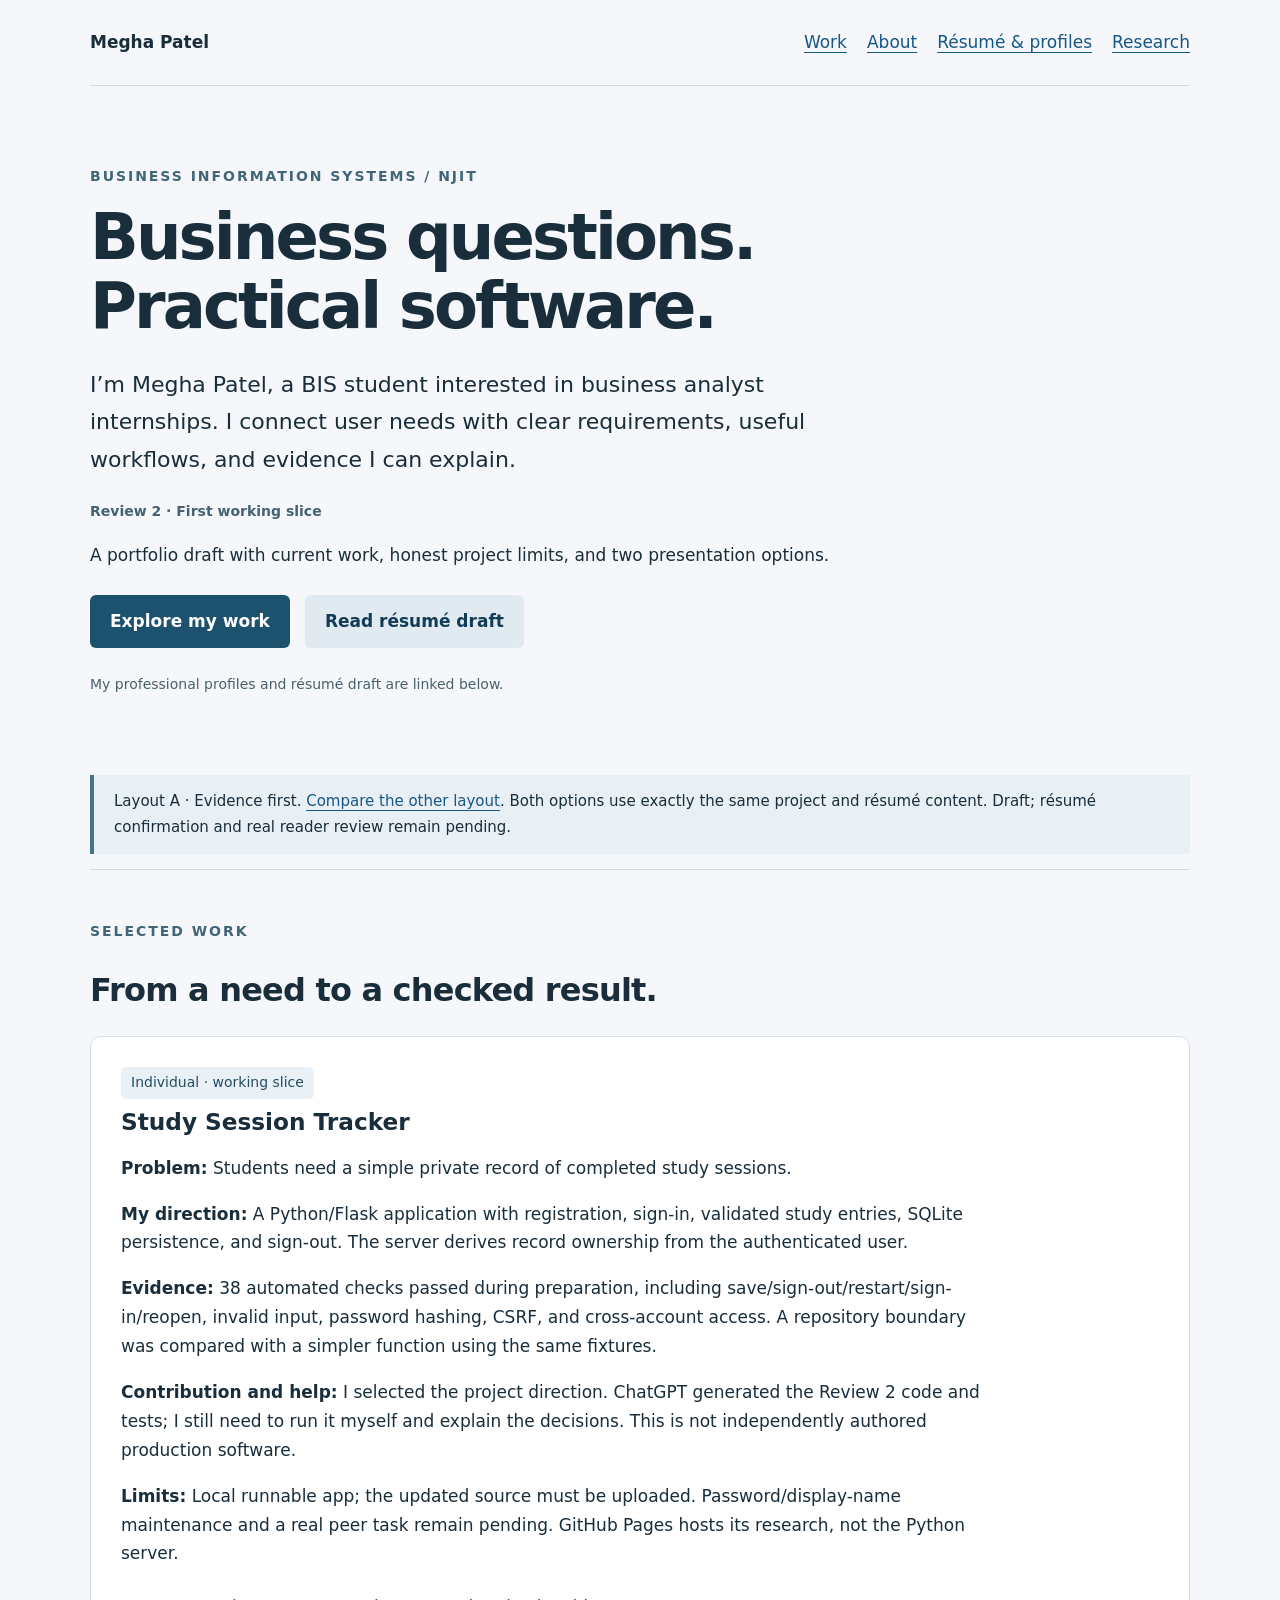
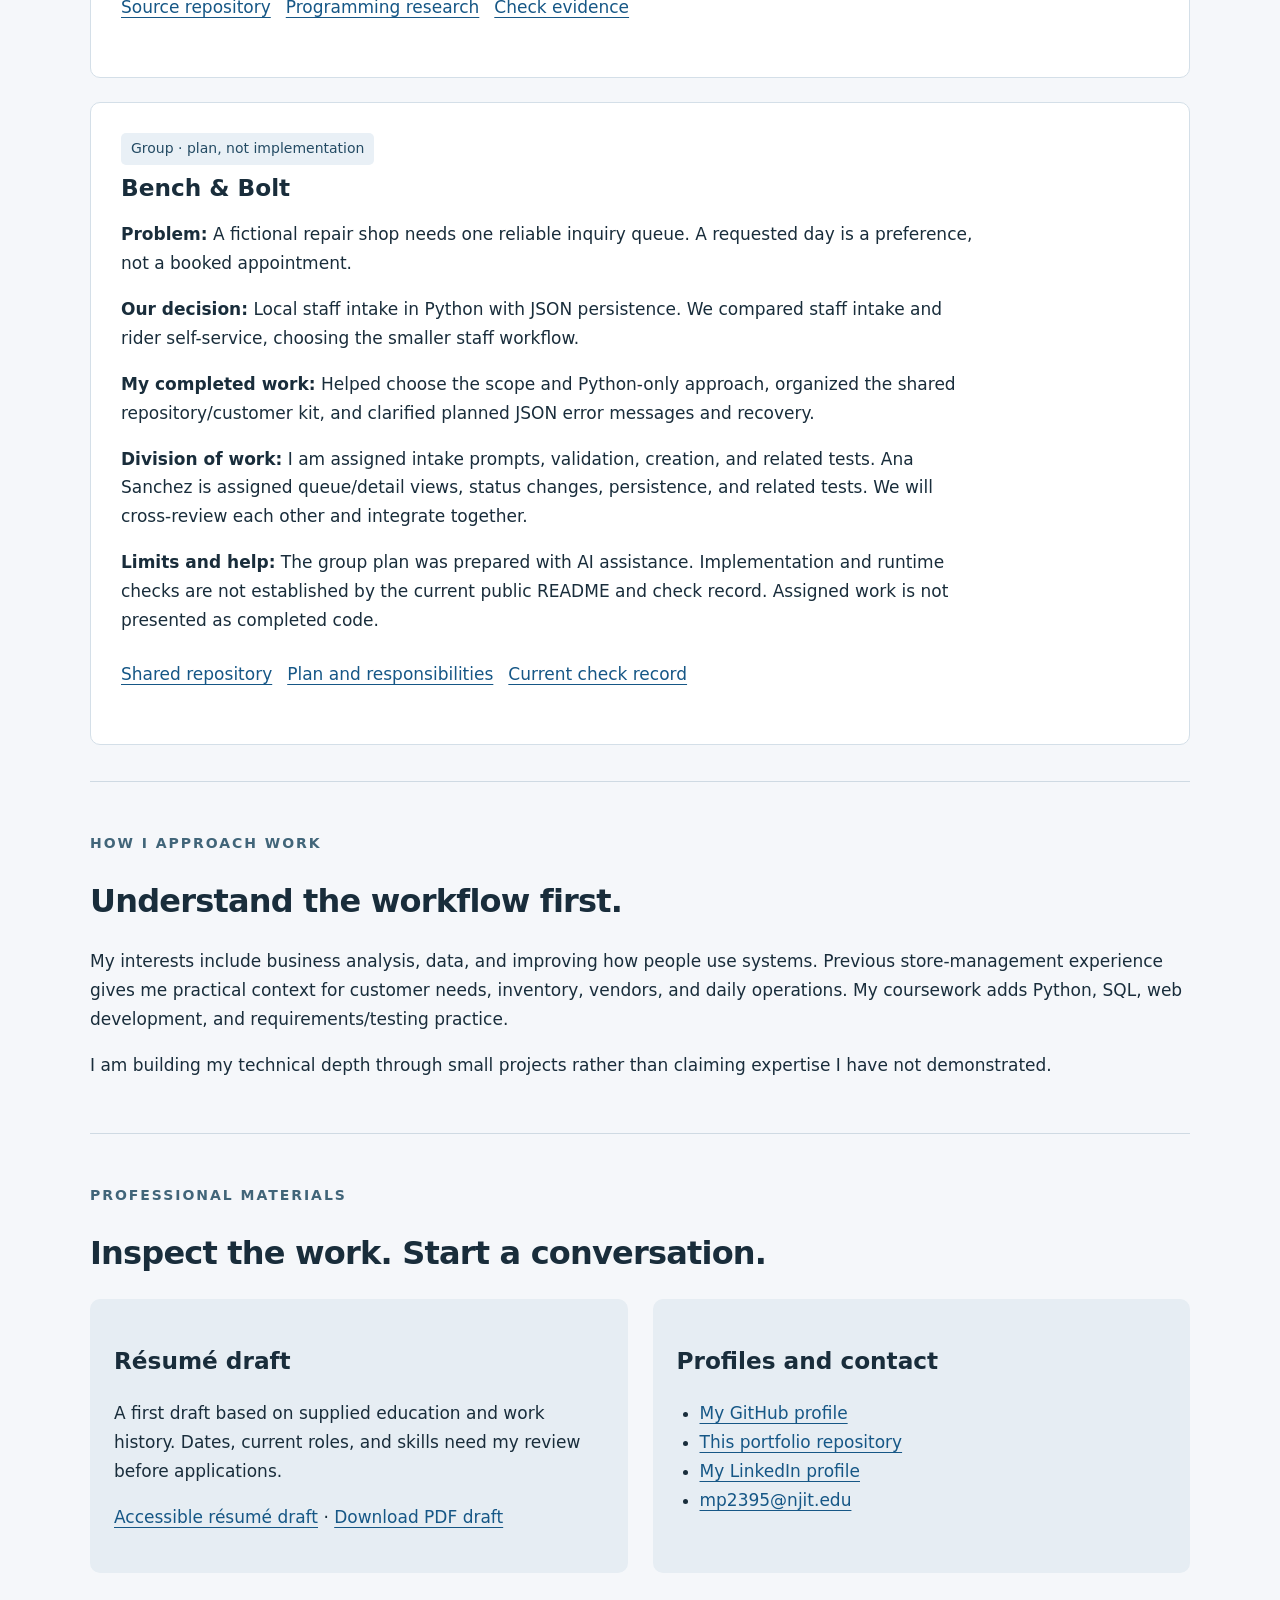
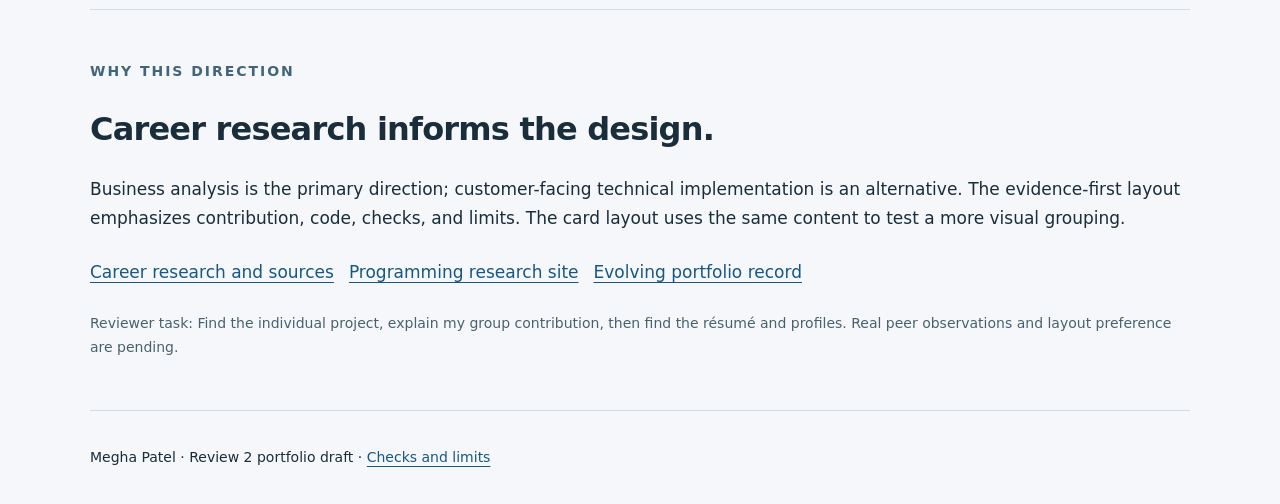
<file: index.html>
<!doctype html><html lang="en"><head><meta charset="utf-8"><meta name="viewport" content="width=device-width,initial-scale=1"><meta name="description" content="Megha Patel's BIS portfolio draft: project decisions, contributions, and evidence."><title>Megha Patel · Evidence first</title><link rel="stylesheet" href="style.css"></head><body class="layout-a"><a class="skip" href="#main">Skip to content</a><div class="shell"><header><a class="name" href="index.html">Megha Patel</a><nav aria-label="Main"><a href="#projects">Work</a><a href="#about">About</a><a href="#materials">Résumé &amp; profiles</a><a href="research.html">Research</a></nav></header><main id="main"><div class="hero"><div class="hero-copy"><p class="eyebrow">Business Information Systems / NJIT</p><h1>Business questions.<br>Practical software.</h1><p class="lead">I’m Megha Patel, a BIS student interested in business analyst internships. I connect user needs with clear requirements, useful workflows, and evidence I can explain.</p></div><div class="hero-actions"><p class="label">Review 2 · First working slice</p><p>A portfolio draft with current work, honest project limits, and two presentation options.</p><div class="actions"><a class="button" href="#projects">Explore my work</a><a class="button light" href="resume.html">Read résumé draft</a></div><p class="meta">My professional profiles and résumé draft are linked below.</p></div></div><p class="notice">Layout A · Evidence first. <a href="layout-b.html">Compare the other layout</a>. Both options use exactly the same project and résumé content. Draft; résumé confirmation and real reader review remain pending.</p><section id="projects"><p class="eyebrow">Selected work</p><h2>From a need to a checked result.</h2><div class="projects">
<article class="project"><span class="status">Individual · working slice</span><h3>Study Session Tracker</h3><p><strong>Problem:</strong> Students need a simple private record of completed study sessions.</p><p><strong>My direction:</strong> A Python/Flask application with registration, sign-in, validated study entries, SQLite persistence, and sign-out. The server derives record ownership from the authenticated user.</p><p><strong>Evidence:</strong> 38 automated checks passed during preparation, including save/sign-out/restart/sign-in/reopen, invalid input, password hashing, CSRF, and cross-account access. A repository boundary was compared with a simpler function using the same fixtures.</p><p><strong>Contribution and help:</strong> I selected the project direction. ChatGPT generated the Review 2 code and tests; I still need to run it myself and explain the decisions. This is not independently authored production software.</p><p><strong>Limits:</strong> Local runnable app; the updated source must be uploaded. Password/display-name maintenance and a real peer task remain pending. GitHub Pages hosts its research, not the Python server.</p><div class="actions"><a href="https://github.com/mp2395/is218-creative-project">Source repository</a><a href="https://mp2395.github.io/is218-creative-project/">Programming research</a><a href="https://github.com/mp2395/is218-creative-project/blob/main/CHECKS.md">Check evidence</a></div></article>
<article class="project"><span class="status">Group · plan, not implementation</span><h3>Bench &amp; Bolt</h3><p><strong>Problem:</strong> A fictional repair shop needs one reliable inquiry queue. A requested day is a preference, not a booked appointment.</p><p><strong>Our decision:</strong> Local staff intake in Python with JSON persistence. We compared staff intake and rider self-service, choosing the smaller staff workflow.</p><p><strong>My completed work:</strong> Helped choose the scope and Python-only approach, organized the shared repository/customer kit, and clarified planned JSON error messages and recovery.</p><p><strong>Division of work:</strong> I am assigned intake prompts, validation, creation, and related tests. Ana Sanchez is assigned queue/detail views, status changes, persistence, and related tests. We will cross-review each other and integrate together.</p><p><strong>Limits and help:</strong> The group plan was prepared with AI assistance. Implementation and runtime checks are not established by the current public README and check record. Assigned work is not presented as completed code.</p><div class="actions"><a href="https://github.com/mp2395/is218-bench-and-bolt">Shared repository</a><a href="https://github.com/mp2395/is218-bench-and-bolt/blob/main/SPEC.md">Plan and responsibilities</a><a href="https://github.com/mp2395/is218-bench-and-bolt/blob/main/CHECKS.md">Current check record</a></div></article>
</div></section>
<section id="about"><p class="eyebrow">How I approach work</p><h2>Understand the workflow first.</h2><p>My interests include business analysis, data, and improving how people use systems. Previous store-management experience gives me practical context for customer needs, inventory, vendors, and daily operations. My coursework adds Python, SQL, web development, and requirements/testing practice.</p><p>I am building my technical depth through small projects rather than claiming expertise I have not demonstrated.</p></section>
<section id="materials"><p class="eyebrow">Professional materials</p><h2>Inspect the work. Start a conversation.</h2><div class="resources"><div class="resource"><h3>Résumé draft</h3><p>A first draft based on supplied education and work history. Dates, current roles, and skills need my review before applications.</p><p><a href="resume.html">Accessible résumé draft</a> · <a href="Megha_Patel_Resume_Draft.pdf">Download PDF draft</a></p></div><div class="resource"><h3>Profiles and contact</h3><ul><li><a href="https://github.com/mp2395">My GitHub profile</a></li><li><a href="https://github.com/mp2395/is218-portfolio">This portfolio repository</a></li><li><a href="https://www.linkedin.com/in/megha-patel1234/">My LinkedIn profile</a></li><li><a href="mailto:mp2395@njit.edu">mp2395@njit.edu</a></li></ul></div></div></section>
<section id="research"><p class="eyebrow">Why this direction</p><h2>Career research informs the design.</h2><p>Business analysis is the primary direction; customer-facing technical implementation is an alternative. The evidence-first layout emphasizes contribution, code, checks, and limits. The card layout uses the same content to test a more visual grouping.</p><div class="actions"><a href="research.html">Career research and sources</a><a href="https://mp2395.github.io/is218-creative-project/">Programming research site</a><a href="https://github.com/mp2395/is218-portfolio/blob/main/PORTFOLIO-PLAN.md">Evolving portfolio record</a></div><p class="meta">Reviewer task: Find the individual project, explain my group contribution, then find the résumé and profiles. Real peer observations and layout preference are pending.</p></section></main><footer>Megha Patel · Review 2 portfolio draft · <a href="https://github.com/mp2395/is218-portfolio/blob/main/CHECKS.md">Checks and limits</a></footer></div></body></html>
</file>
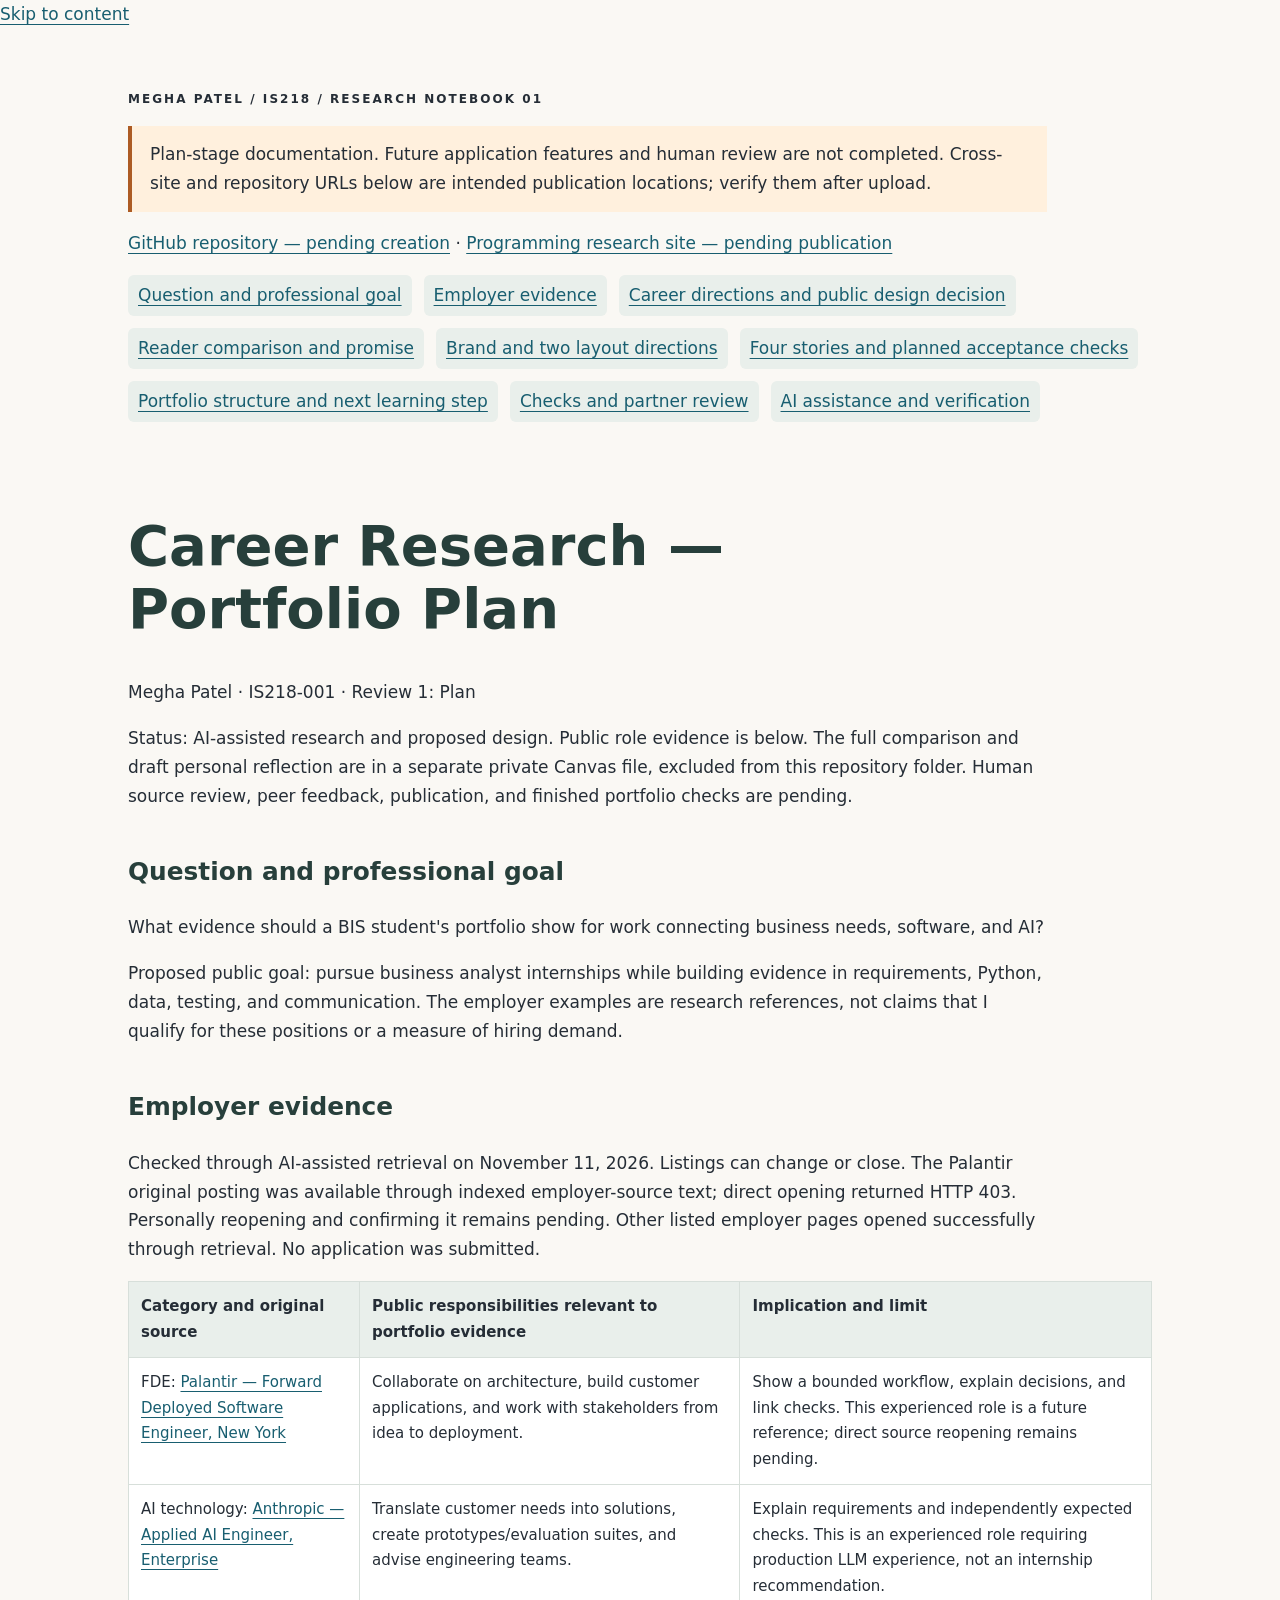
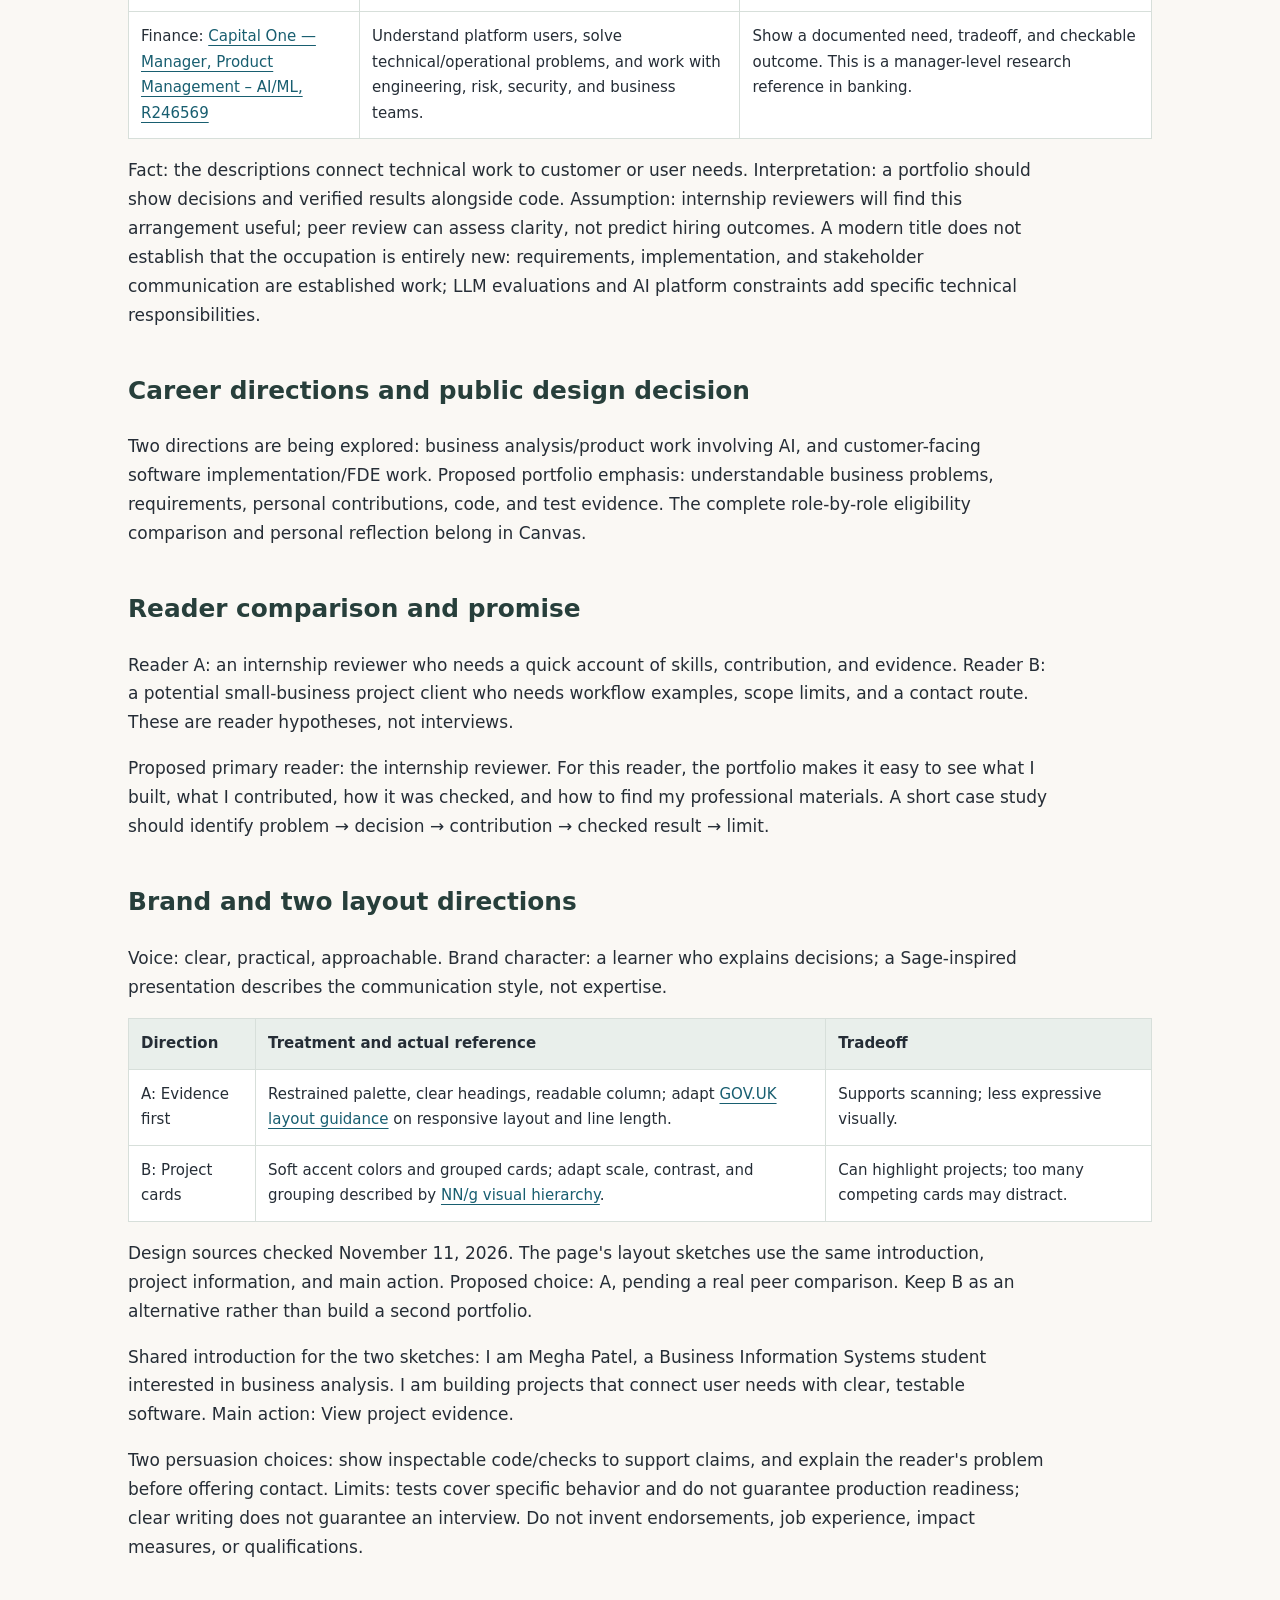
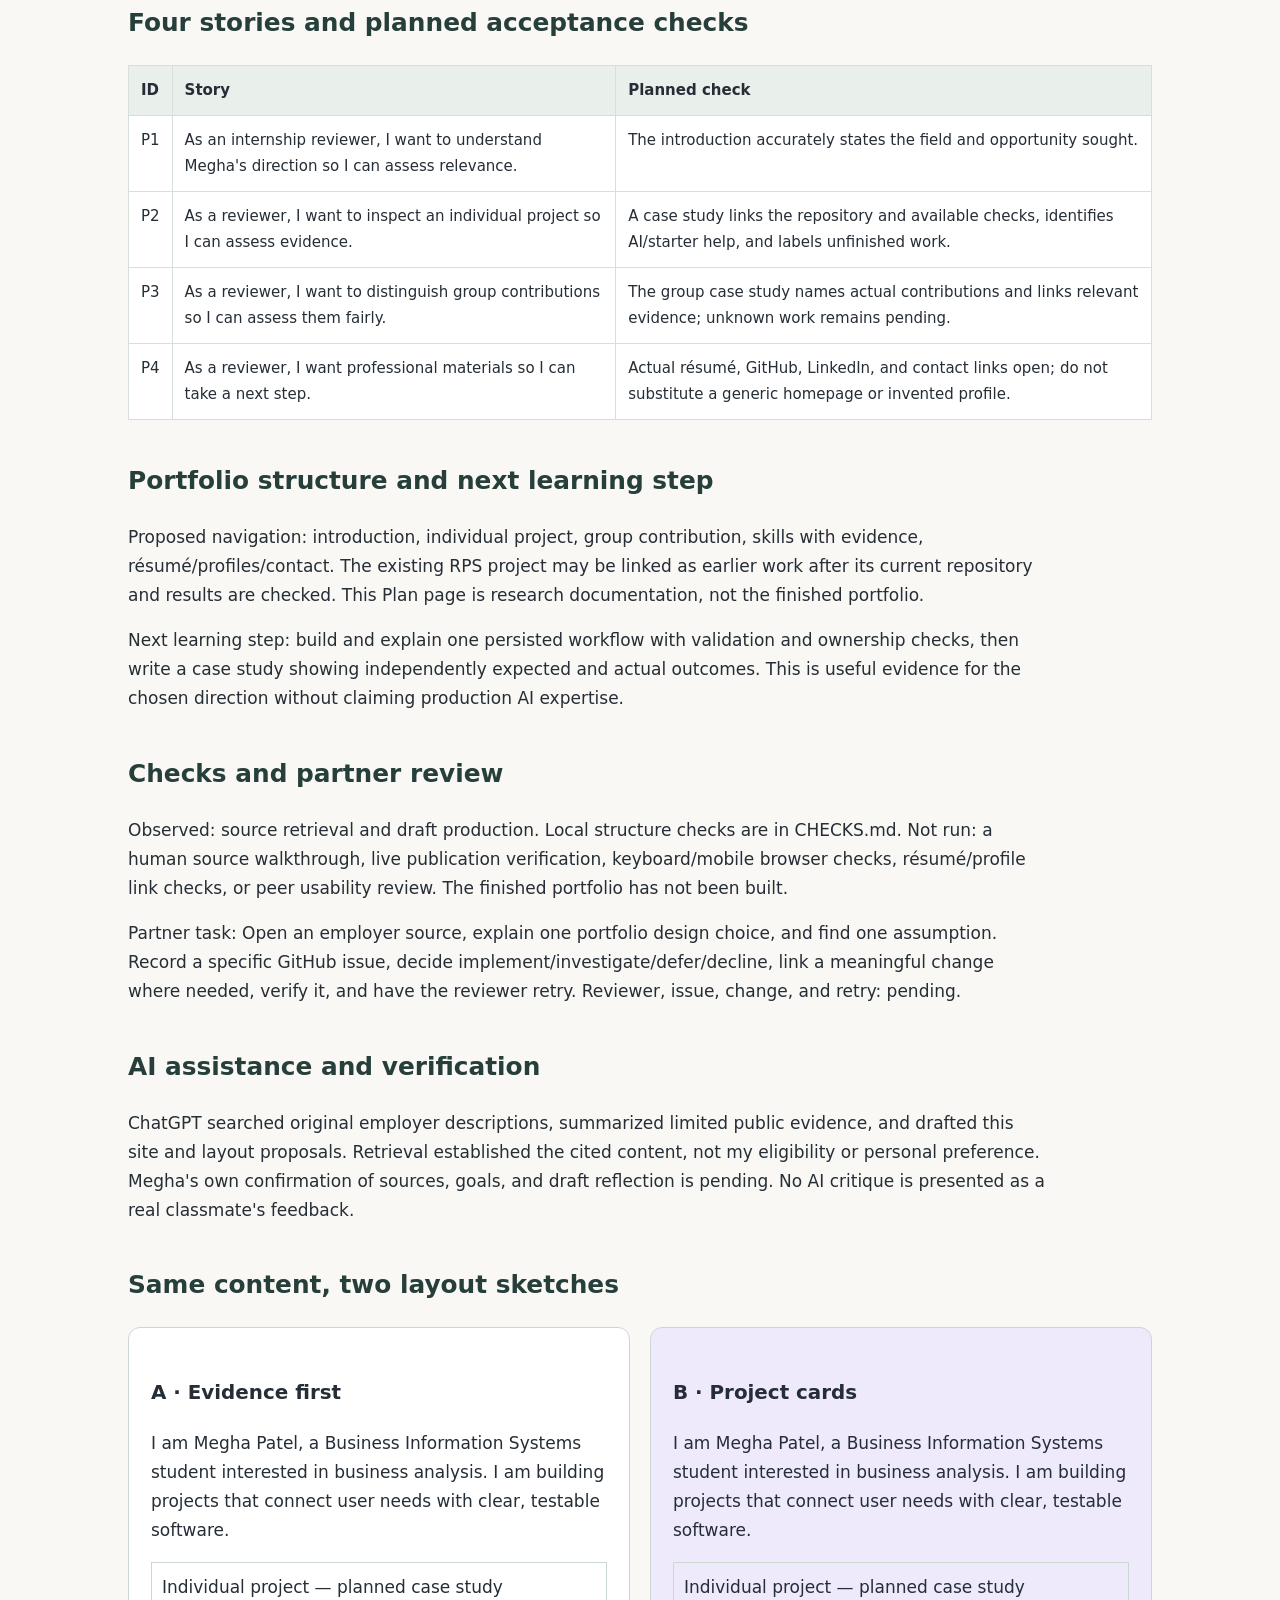
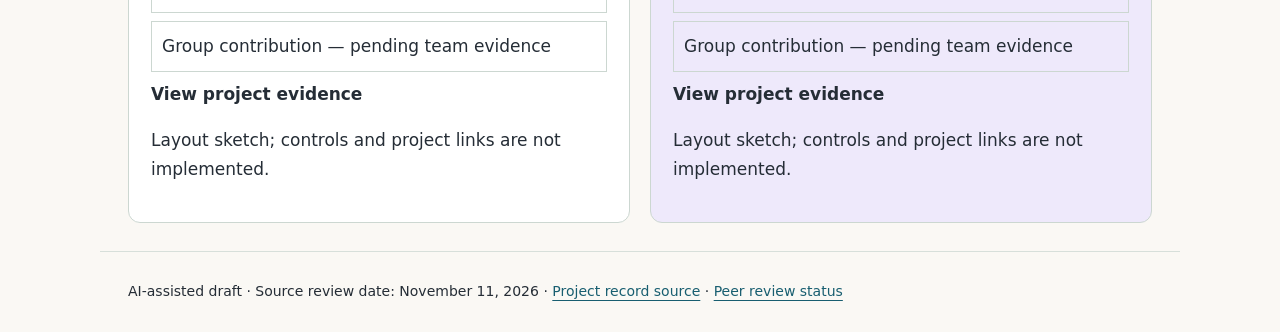
<file: Portfolio_Upload_Files/index.html>
<!doctype html><html lang="en"><head><meta charset="utf-8"><meta name="viewport" content="width=device-width,initial-scale=1"><meta name="description" content="Megha Patel's IS218 Plan research, evidence, alternatives, and next checks."><title>Career Research · Megha Patel</title><link rel="stylesheet" href="style.css"></head><body><a href="#content">Skip to content</a><header><p class="eyebrow">Megha Patel / IS218 / Research notebook 01</p><p class="notice">Plan-stage documentation. Future application features and human review are not completed. Cross-site and repository URLs below are intended publication locations; verify them after upload.</p><p><a href="https://github.com/mp2395/is218-portfolio">GitHub repository — pending creation</a> · <a href="https://mp2395.github.io/is218-creative-project/">Programming research site — pending publication</a></p><nav aria-label="Research sections"><a href="#question-and-professional-goal">Question and professional goal</a><a href="#employer-evidence">Employer evidence</a><a href="#career-directions-and-public-design-decision">Career directions and public design decision</a><a href="#reader-comparison-and-promise">Reader comparison and promise</a><a href="#brand-and-two-layout-directions">Brand and two layout directions</a><a href="#four-stories-and-planned-acceptance-checks">Four stories and planned acceptance checks</a><a href="#portfolio-structure-and-next-learning-step">Portfolio structure and next learning step</a><a href="#checks-and-partner-review">Checks and partner review</a><a href="#ai-assistance-and-verification">AI assistance and verification</a></nav></header><main id="content"><h1 id="career-research-portfolio-plan">Career Research — Portfolio Plan</h1>
<p>Megha Patel · IS218-001 · Review 1: Plan</p>
<p>Status: AI-assisted research and proposed design. Public role evidence is below. The full comparison and draft personal reflection are in a separate private Canvas file, excluded from this repository folder. Human source review, peer feedback, publication, and finished portfolio checks are pending.</p>
<h2 id="question-and-professional-goal">Question and professional goal</h2>
<p>What evidence should a BIS student&#x27;s portfolio show for work connecting business needs, software, and AI?</p>
<p>Proposed public goal: pursue business analyst internships while building evidence in requirements, Python, data, testing, and communication. The employer examples are research references, not claims that I qualify for these positions or a measure of hiring demand.</p>
<h2 id="employer-evidence">Employer evidence</h2>
<p>Checked through AI-assisted retrieval on November 11, 2026. Listings can change or close. The Palantir original posting was available through indexed employer-source text; direct opening returned HTTP 403. Personally reopening and confirming it remains pending. Other listed employer pages opened successfully through retrieval. No application was submitted.</p>
<div class="table-wrap"><table><thead><tr><th scope="col">Category and original source</th><th scope="col">Public responsibilities relevant to portfolio evidence</th><th scope="col">Implication and limit</th></tr></thead><tbody><tr><td>FDE: <a href="https://jobs.lever.co/palantir/dab396d4-2f14-4796-aac0-0d82883dccf0">Palantir — Forward Deployed Software Engineer, New York</a></td><td>Collaborate on architecture, build customer applications, and work with stakeholders from idea to deployment.</td><td>Show a bounded workflow, explain decisions, and link checks. This experienced role is a future reference; direct source reopening remains pending.</td></tr><tr><td>AI technology: <a href="https://job-boards.greenhouse.io/anthropic/jobs/5057647008">Anthropic — Applied AI Engineer, Enterprise</a></td><td>Translate customer needs into solutions, create prototypes/evaluation suites, and advise engineering teams.</td><td>Explain requirements and independently expected checks. This is an experienced role requiring production LLM experience, not an internship recommendation.</td></tr><tr><td>Finance: <a href="https://www.capitalonecareers.com/job/mclean/manager-product-management-ai-ml/1732/97576313600">Capital One — Manager, Product Management – AI/ML, R246569</a></td><td>Understand platform users, solve technical/operational problems, and work with engineering, risk, security, and business teams.</td><td>Show a documented need, tradeoff, and checkable outcome. This is a manager-level research reference in banking.</td></tr></tbody></table></div>
<p>Fact: the descriptions connect technical work to customer or user needs. Interpretation: a portfolio should show decisions and verified results alongside code. Assumption: internship reviewers will find this arrangement useful; peer review can assess clarity, not predict hiring outcomes. A modern title does not establish that the occupation is entirely new: requirements, implementation, and stakeholder communication are established work; LLM evaluations and AI platform constraints add specific technical responsibilities.</p>
<h2 id="career-directions-and-public-design-decision">Career directions and public design decision</h2>
<p>Two directions are being explored: business analysis/product work involving AI, and customer-facing software implementation/FDE work. Proposed portfolio emphasis: understandable business problems, requirements, personal contributions, code, and test evidence. The complete role-by-role eligibility comparison and personal reflection belong in Canvas.</p>
<h2 id="reader-comparison-and-promise">Reader comparison and promise</h2>
<p>Reader A: an internship reviewer who needs a quick account of skills, contribution, and evidence. Reader B: a potential small-business project client who needs workflow examples, scope limits, and a contact route. These are reader hypotheses, not interviews.</p>
<p>Proposed primary reader: the internship reviewer. For this reader, the portfolio makes it easy to see what I built, what I contributed, how it was checked, and how to find my professional materials. A short case study should identify problem → decision → contribution → checked result → limit.</p>
<h2 id="brand-and-two-layout-directions">Brand and two layout directions</h2>
<p>Voice: clear, practical, approachable. Brand character: a learner who explains decisions; a Sage-inspired presentation describes the communication style, not expertise.</p>
<div class="table-wrap"><table><thead><tr><th scope="col">Direction</th><th scope="col">Treatment and actual reference</th><th scope="col">Tradeoff</th></tr></thead><tbody><tr><td>A: Evidence first</td><td>Restrained palette, clear headings, readable column; adapt <a href="https://design-system.service.gov.uk/styles/layout/">GOV.UK layout guidance</a> on responsive layout and line length.</td><td>Supports scanning; less expressive visually.</td></tr><tr><td>B: Project cards</td><td>Soft accent colors and grouped cards; adapt scale, contrast, and grouping described by <a href="https://www.nngroup.com/articles/visual-hierarchy-ux-definition/">NN/g visual hierarchy</a>.</td><td>Can highlight projects; too many competing cards may distract.</td></tr></tbody></table></div>
<p>Design sources checked November 11, 2026. The page&#x27;s layout sketches use the same introduction, project information, and main action. Proposed choice: A, pending a real peer comparison. Keep B as an alternative rather than build a second portfolio.</p>
<p>Shared introduction for the two sketches: I am Megha Patel, a Business Information Systems student interested in business analysis. I am building projects that connect user needs with clear, testable software. Main action: View project evidence.</p>
<p>Two persuasion choices: show inspectable code/checks to support claims, and explain the reader&#x27;s problem before offering contact. Limits: tests cover specific behavior and do not guarantee production readiness; clear writing does not guarantee an interview. Do not invent endorsements, job experience, impact measures, or qualifications.</p>
<h2 id="four-stories-and-planned-acceptance-checks">Four stories and planned acceptance checks</h2>
<div class="table-wrap"><table><thead><tr><th scope="col">ID</th><th scope="col">Story</th><th scope="col">Planned check</th></tr></thead><tbody><tr><td>P1</td><td>As an internship reviewer, I want to understand Megha&#x27;s direction so I can assess relevance.</td><td>The introduction accurately states the field and opportunity sought.</td></tr><tr><td>P2</td><td>As a reviewer, I want to inspect an individual project so I can assess evidence.</td><td>A case study links the repository and available checks, identifies AI/starter help, and labels unfinished work.</td></tr><tr><td>P3</td><td>As a reviewer, I want to distinguish group contributions so I can assess them fairly.</td><td>The group case study names actual contributions and links relevant evidence; unknown work remains pending.</td></tr><tr><td>P4</td><td>As a reviewer, I want professional materials so I can take a next step.</td><td>Actual résumé, GitHub, LinkedIn, and contact links open; do not substitute a generic homepage or invented profile.</td></tr></tbody></table></div>
<h2 id="portfolio-structure-and-next-learning-step">Portfolio structure and next learning step</h2>
<p>Proposed navigation: introduction, individual project, group contribution, skills with evidence, résumé/profiles/contact. The existing RPS project may be linked as earlier work after its current repository and results are checked. This Plan page is research documentation, not the finished portfolio.</p>
<p>Next learning step: build and explain one persisted workflow with validation and ownership checks, then write a case study showing independently expected and actual outcomes. This is useful evidence for the chosen direction without claiming production AI expertise.</p>
<h2 id="checks-and-partner-review">Checks and partner review</h2>
<p>Observed: source retrieval and draft production. Local structure checks are in CHECKS.md. Not run: a human source walkthrough, live publication verification, keyboard/mobile browser checks, résumé/profile link checks, or peer usability review. The finished portfolio has not been built.</p>
<p>Partner task: Open an employer source, explain one portfolio design choice, and find one assumption. Record a specific GitHub issue, decide implement/investigate/defer/decline, link a meaningful change where needed, verify it, and have the reviewer retry. Reviewer, issue, change, and retry: pending.</p>
<h2 id="ai-assistance-and-verification">AI assistance and verification</h2>
<p>ChatGPT searched original employer descriptions, summarized limited public evidence, and drafted this site and layout proposals. Retrieval established the cited content, not my eligibility or personal preference. Megha&#x27;s own confirmation of sources, goals, and draft reflection is pending. No AI critique is presented as a real classmate&#x27;s feedback.</p><h2 id="layout-sketches">Same content, two layout sketches</h2><div class="sketches"><article class="mock "><h3>A · Evidence first</h3><p>I am Megha Patel, a Business Information Systems student interested in business analysis. I am building projects that connect user needs with clear, testable software.</p><span>Individual project — planned case study</span><span>Group contribution — pending team evidence</span><strong>View project evidence</strong><p>Layout sketch; controls and project links are not implemented.</p></article><article class="mock b"><h3>B · Project cards</h3><p>I am Megha Patel, a Business Information Systems student interested in business analysis. I am building projects that connect user needs with clear, testable software.</p><span>Individual project — planned case study</span><span>Group contribution — pending team evidence</span><strong>View project evidence</strong><p>Layout sketch; controls and project links are not implemented.</p></article></div></main><footer>AI-assisted draft · Source review date: November 11, 2026 · <a href="https://github.com/mp2395/is218-portfolio/blob/main/PORTFOLIO-PLAN.md">Project record source</a> · <a href="https://github.com/mp2395/is218-portfolio/blob/main/PEER-REVIEW.md">Peer review status</a></footer></body></html>
</file>
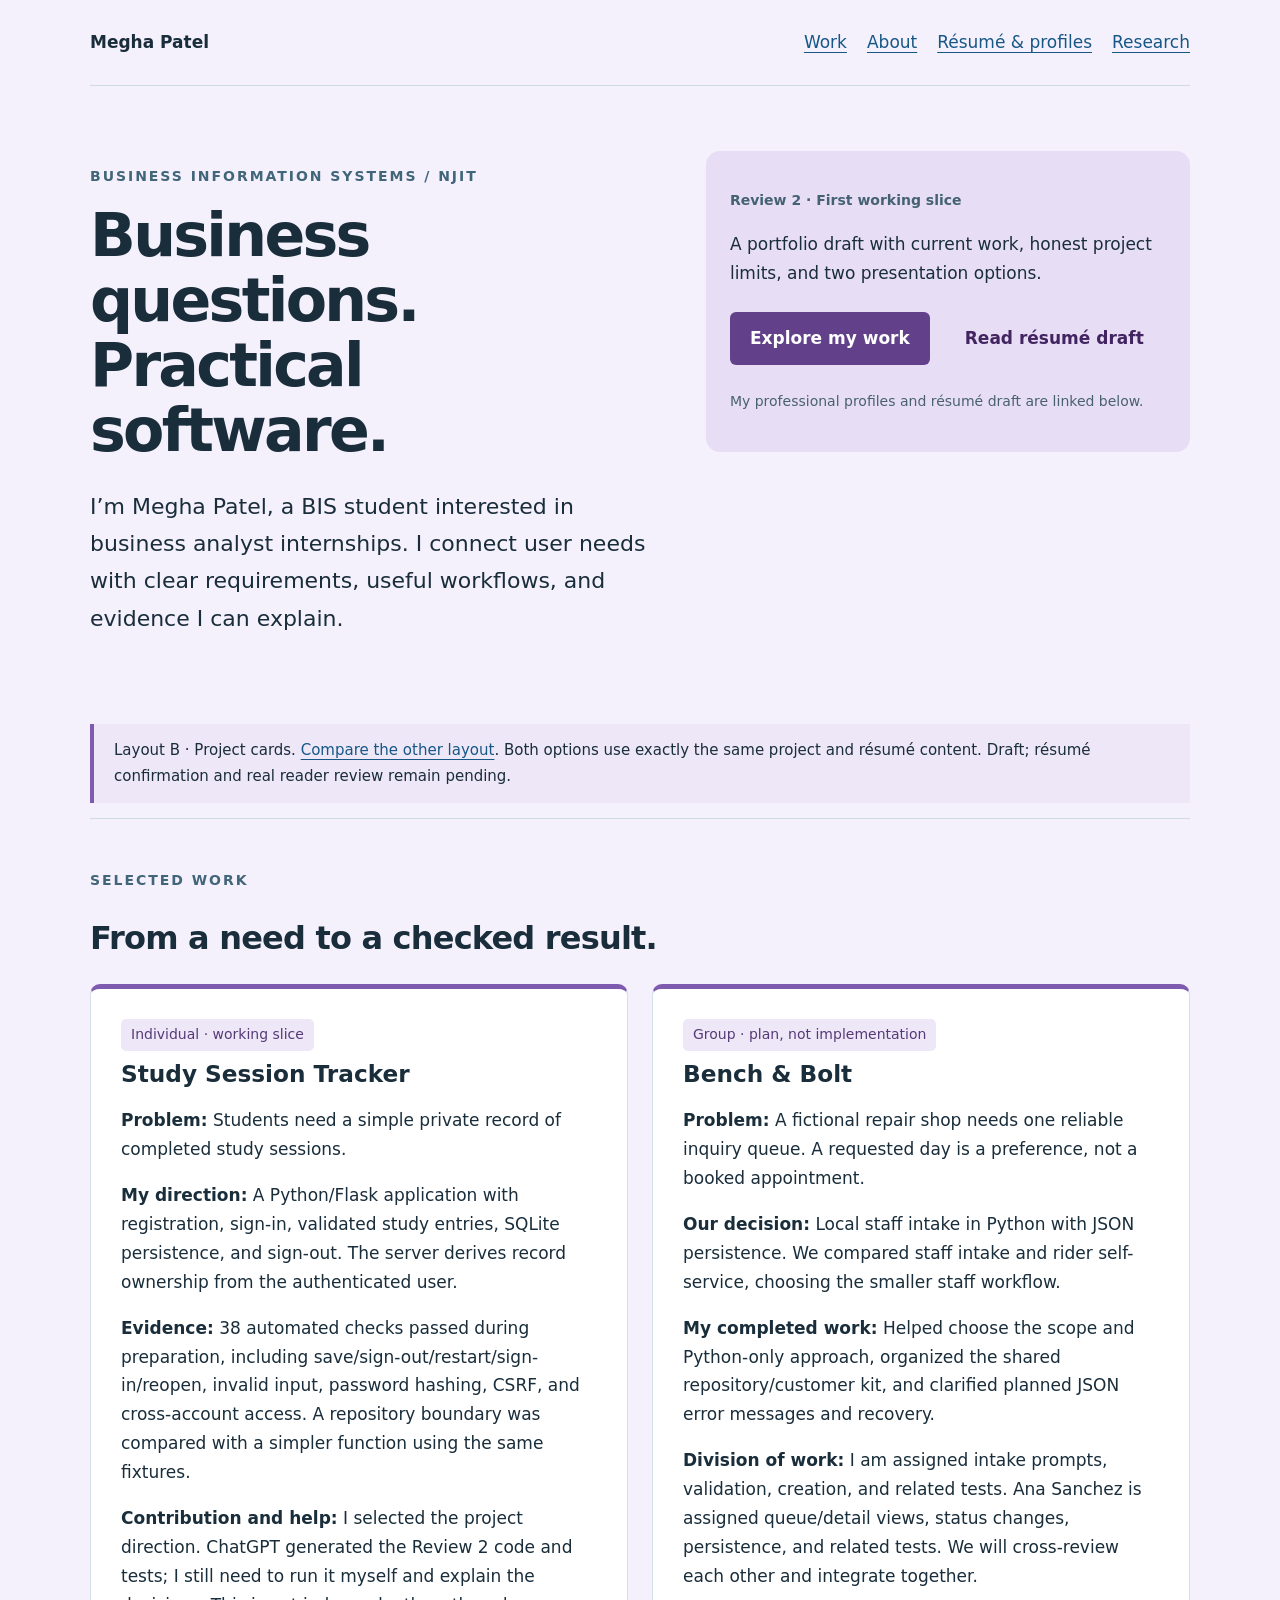
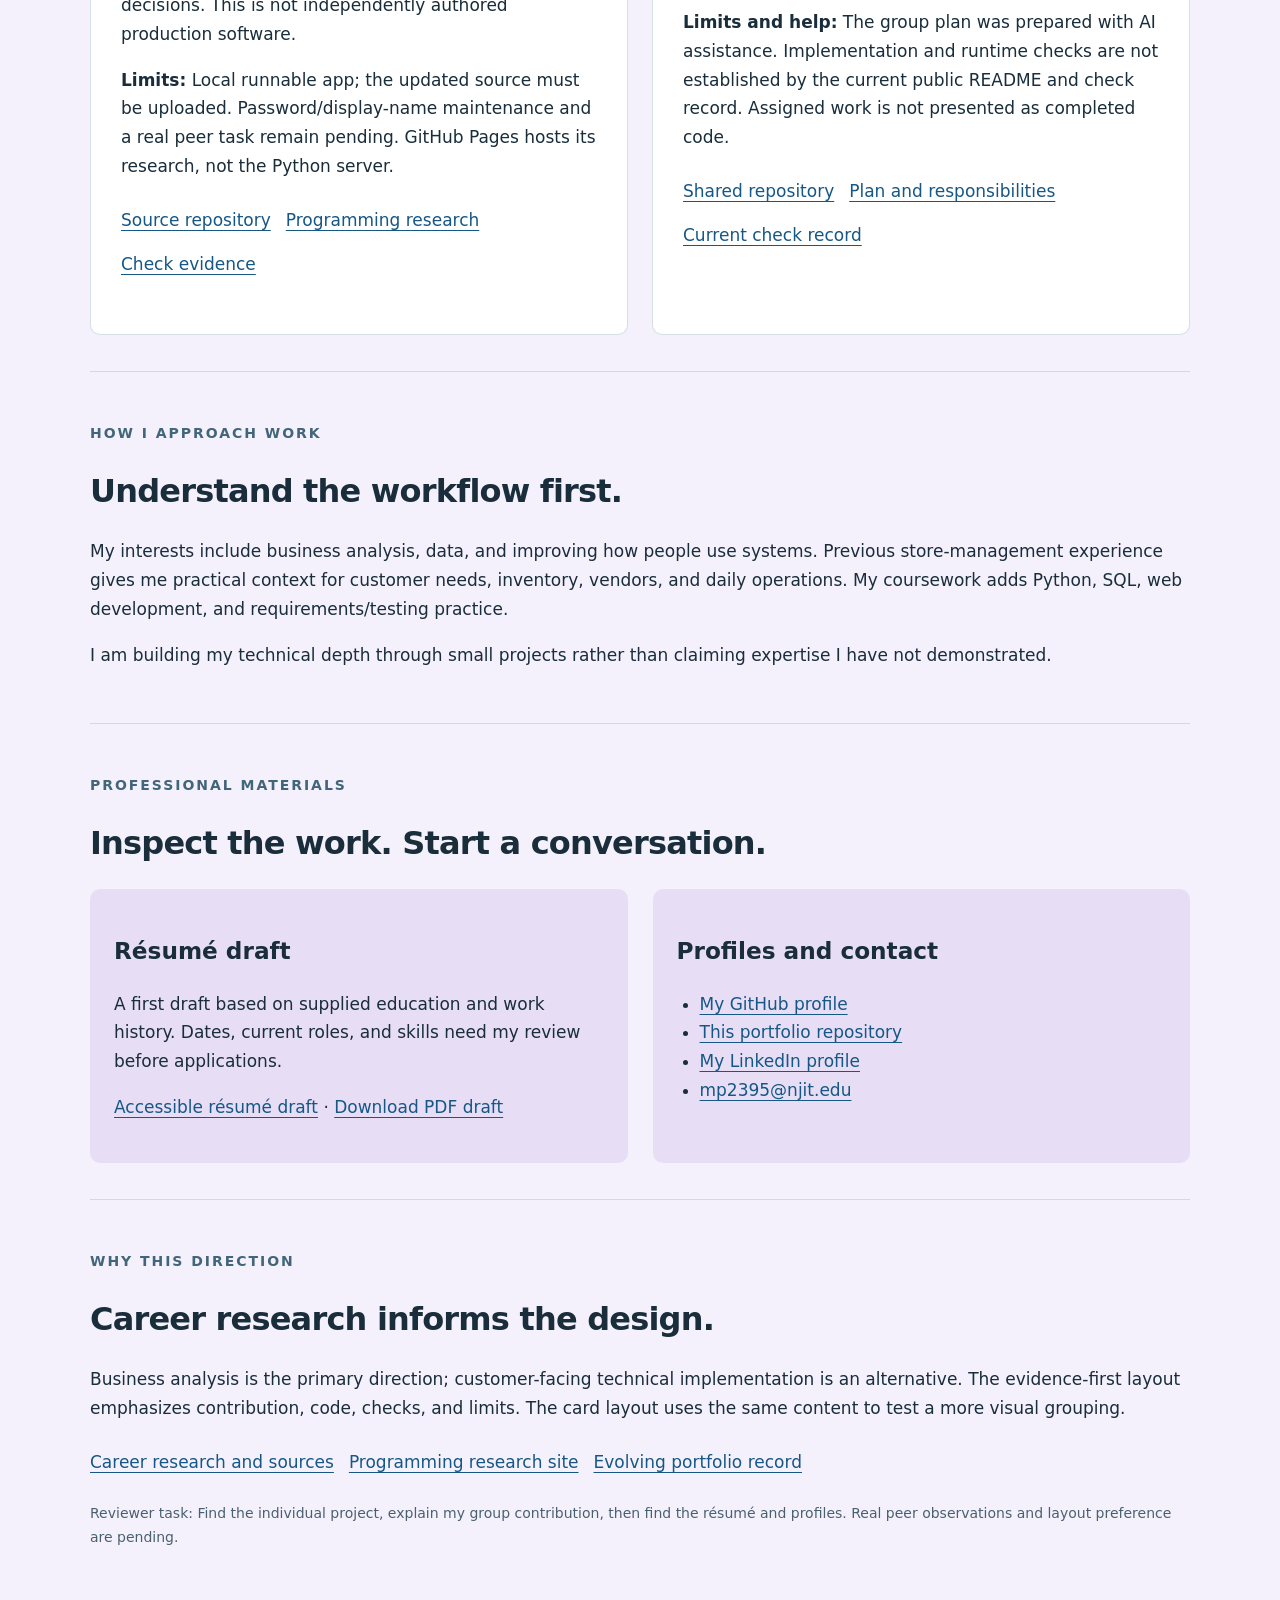
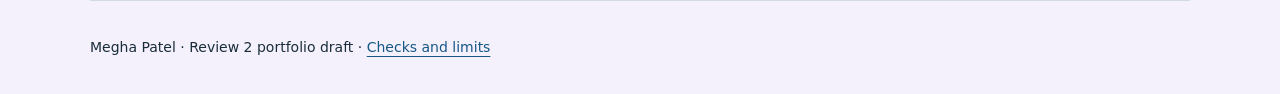
<file: layout-b.html>
<!doctype html><html lang="en"><head><meta charset="utf-8"><meta name="viewport" content="width=device-width,initial-scale=1"><meta name="description" content="Megha Patel's BIS portfolio draft: project decisions, contributions, and evidence."><title>Megha Patel · Project cards</title><link rel="stylesheet" href="style.css"></head><body class="layout-b"><a class="skip" href="#main">Skip to content</a><div class="shell"><header><a class="name" href="index.html">Megha Patel</a><nav aria-label="Main"><a href="#projects">Work</a><a href="#about">About</a><a href="#materials">Résumé &amp; profiles</a><a href="research.html">Research</a></nav></header><main id="main"><div class="hero"><div class="hero-copy"><p class="eyebrow">Business Information Systems / NJIT</p><h1>Business questions.<br>Practical software.</h1><p class="lead">I’m Megha Patel, a BIS student interested in business analyst internships. I connect user needs with clear requirements, useful workflows, and evidence I can explain.</p></div><div class="hero-actions"><p class="label">Review 2 · First working slice</p><p>A portfolio draft with current work, honest project limits, and two presentation options.</p><div class="actions"><a class="button" href="#projects">Explore my work</a><a class="button light" href="resume.html">Read résumé draft</a></div><p class="meta">My professional profiles and résumé draft are linked below.</p></div></div><p class="notice">Layout B · Project cards. <a href="index.html">Compare the other layout</a>. Both options use exactly the same project and résumé content. Draft; résumé confirmation and real reader review remain pending.</p><section id="projects"><p class="eyebrow">Selected work</p><h2>From a need to a checked result.</h2><div class="projects">
<article class="project"><span class="status">Individual · working slice</span><h3>Study Session Tracker</h3><p><strong>Problem:</strong> Students need a simple private record of completed study sessions.</p><p><strong>My direction:</strong> A Python/Flask application with registration, sign-in, validated study entries, SQLite persistence, and sign-out. The server derives record ownership from the authenticated user.</p><p><strong>Evidence:</strong> 38 automated checks passed during preparation, including save/sign-out/restart/sign-in/reopen, invalid input, password hashing, CSRF, and cross-account access. A repository boundary was compared with a simpler function using the same fixtures.</p><p><strong>Contribution and help:</strong> I selected the project direction. ChatGPT generated the Review 2 code and tests; I still need to run it myself and explain the decisions. This is not independently authored production software.</p><p><strong>Limits:</strong> Local runnable app; the updated source must be uploaded. Password/display-name maintenance and a real peer task remain pending. GitHub Pages hosts its research, not the Python server.</p><div class="actions"><a href="https://github.com/mp2395/is218-creative-project">Source repository</a><a href="https://mp2395.github.io/is218-creative-project/">Programming research</a><a href="https://github.com/mp2395/is218-creative-project/blob/main/CHECKS.md">Check evidence</a></div></article>
<article class="project"><span class="status">Group · plan, not implementation</span><h3>Bench &amp; Bolt</h3><p><strong>Problem:</strong> A fictional repair shop needs one reliable inquiry queue. A requested day is a preference, not a booked appointment.</p><p><strong>Our decision:</strong> Local staff intake in Python with JSON persistence. We compared staff intake and rider self-service, choosing the smaller staff workflow.</p><p><strong>My completed work:</strong> Helped choose the scope and Python-only approach, organized the shared repository/customer kit, and clarified planned JSON error messages and recovery.</p><p><strong>Division of work:</strong> I am assigned intake prompts, validation, creation, and related tests. Ana Sanchez is assigned queue/detail views, status changes, persistence, and related tests. We will cross-review each other and integrate together.</p><p><strong>Limits and help:</strong> The group plan was prepared with AI assistance. Implementation and runtime checks are not established by the current public README and check record. Assigned work is not presented as completed code.</p><div class="actions"><a href="https://github.com/mp2395/is218-bench-and-bolt">Shared repository</a><a href="https://github.com/mp2395/is218-bench-and-bolt/blob/main/SPEC.md">Plan and responsibilities</a><a href="https://github.com/mp2395/is218-bench-and-bolt/blob/main/CHECKS.md">Current check record</a></div></article>
</div></section>
<section id="about"><p class="eyebrow">How I approach work</p><h2>Understand the workflow first.</h2><p>My interests include business analysis, data, and improving how people use systems. Previous store-management experience gives me practical context for customer needs, inventory, vendors, and daily operations. My coursework adds Python, SQL, web development, and requirements/testing practice.</p><p>I am building my technical depth through small projects rather than claiming expertise I have not demonstrated.</p></section>
<section id="materials"><p class="eyebrow">Professional materials</p><h2>Inspect the work. Start a conversation.</h2><div class="resources"><div class="resource"><h3>Résumé draft</h3><p>A first draft based on supplied education and work history. Dates, current roles, and skills need my review before applications.</p><p><a href="resume.html">Accessible résumé draft</a> · <a href="Megha_Patel_Resume_Draft.pdf">Download PDF draft</a></p></div><div class="resource"><h3>Profiles and contact</h3><ul><li><a href="https://github.com/mp2395">My GitHub profile</a></li><li><a href="https://github.com/mp2395/is218-portfolio">This portfolio repository</a></li><li><a href="https://www.linkedin.com/in/megha-patel1234/">My LinkedIn profile</a></li><li><a href="mailto:mp2395@njit.edu">mp2395@njit.edu</a></li></ul></div></div></section>
<section id="research"><p class="eyebrow">Why this direction</p><h2>Career research informs the design.</h2><p>Business analysis is the primary direction; customer-facing technical implementation is an alternative. The evidence-first layout emphasizes contribution, code, checks, and limits. The card layout uses the same content to test a more visual grouping.</p><div class="actions"><a href="research.html">Career research and sources</a><a href="https://mp2395.github.io/is218-creative-project/">Programming research site</a><a href="https://github.com/mp2395/is218-portfolio/blob/main/PORTFOLIO-PLAN.md">Evolving portfolio record</a></div><p class="meta">Reviewer task: Find the individual project, explain my group contribution, then find the résumé and profiles. Real peer observations and layout preference are pending.</p></section></main><footer>Megha Patel · Review 2 portfolio draft · <a href="https://github.com/mp2395/is218-portfolio/blob/main/CHECKS.md">Checks and limits</a></footer></div></body></html>
</file>
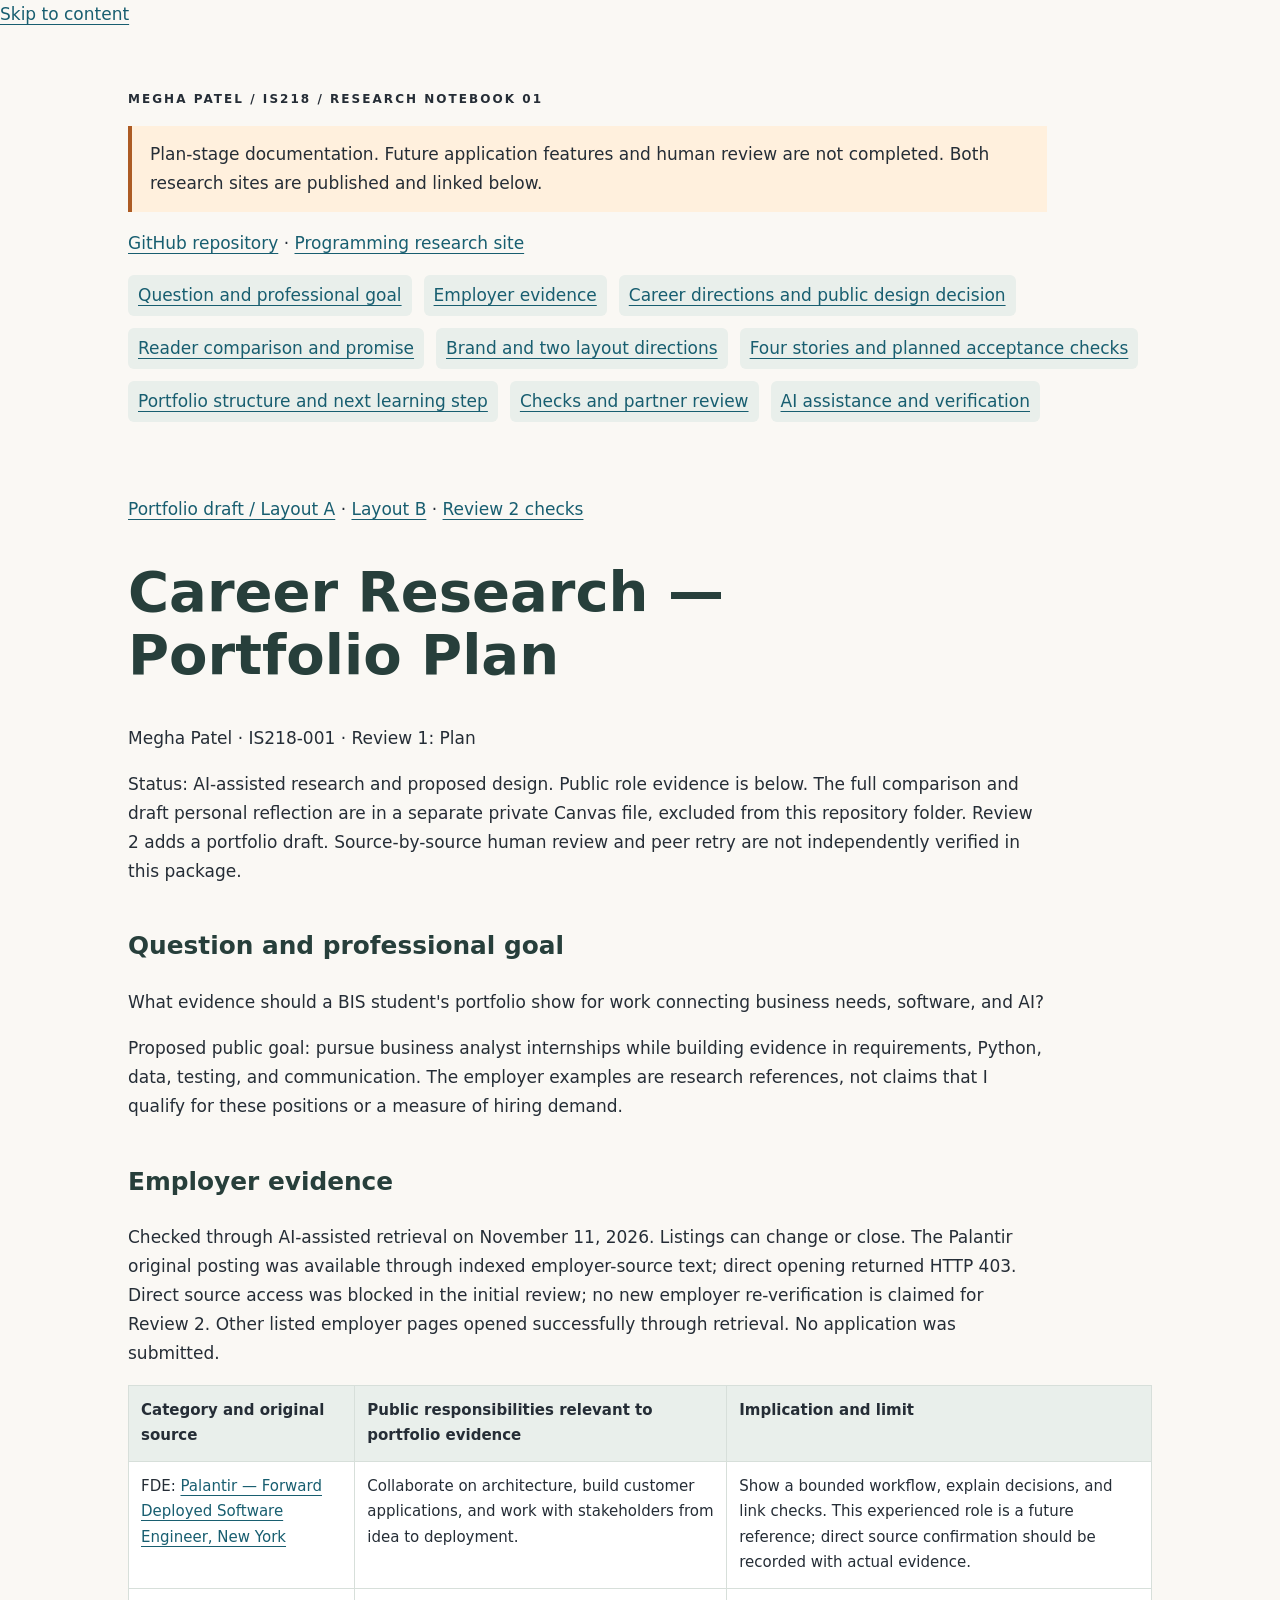
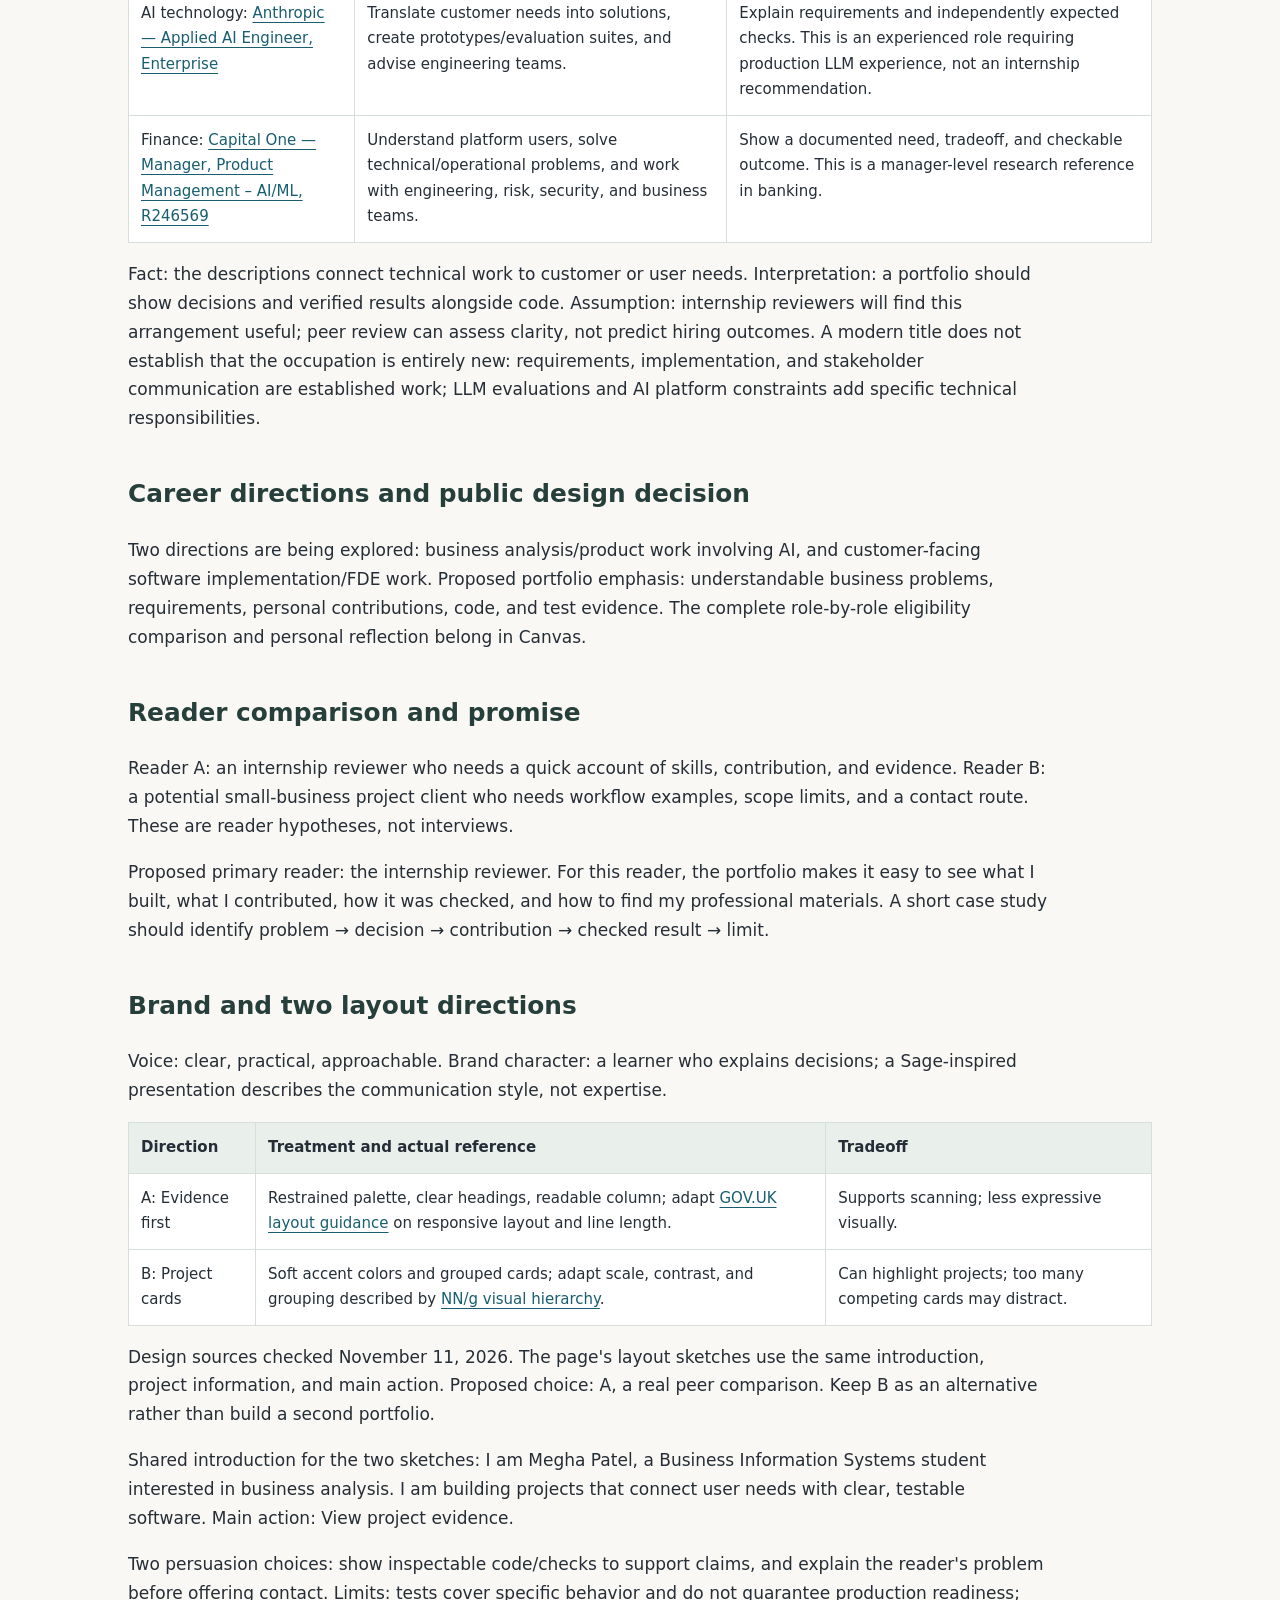
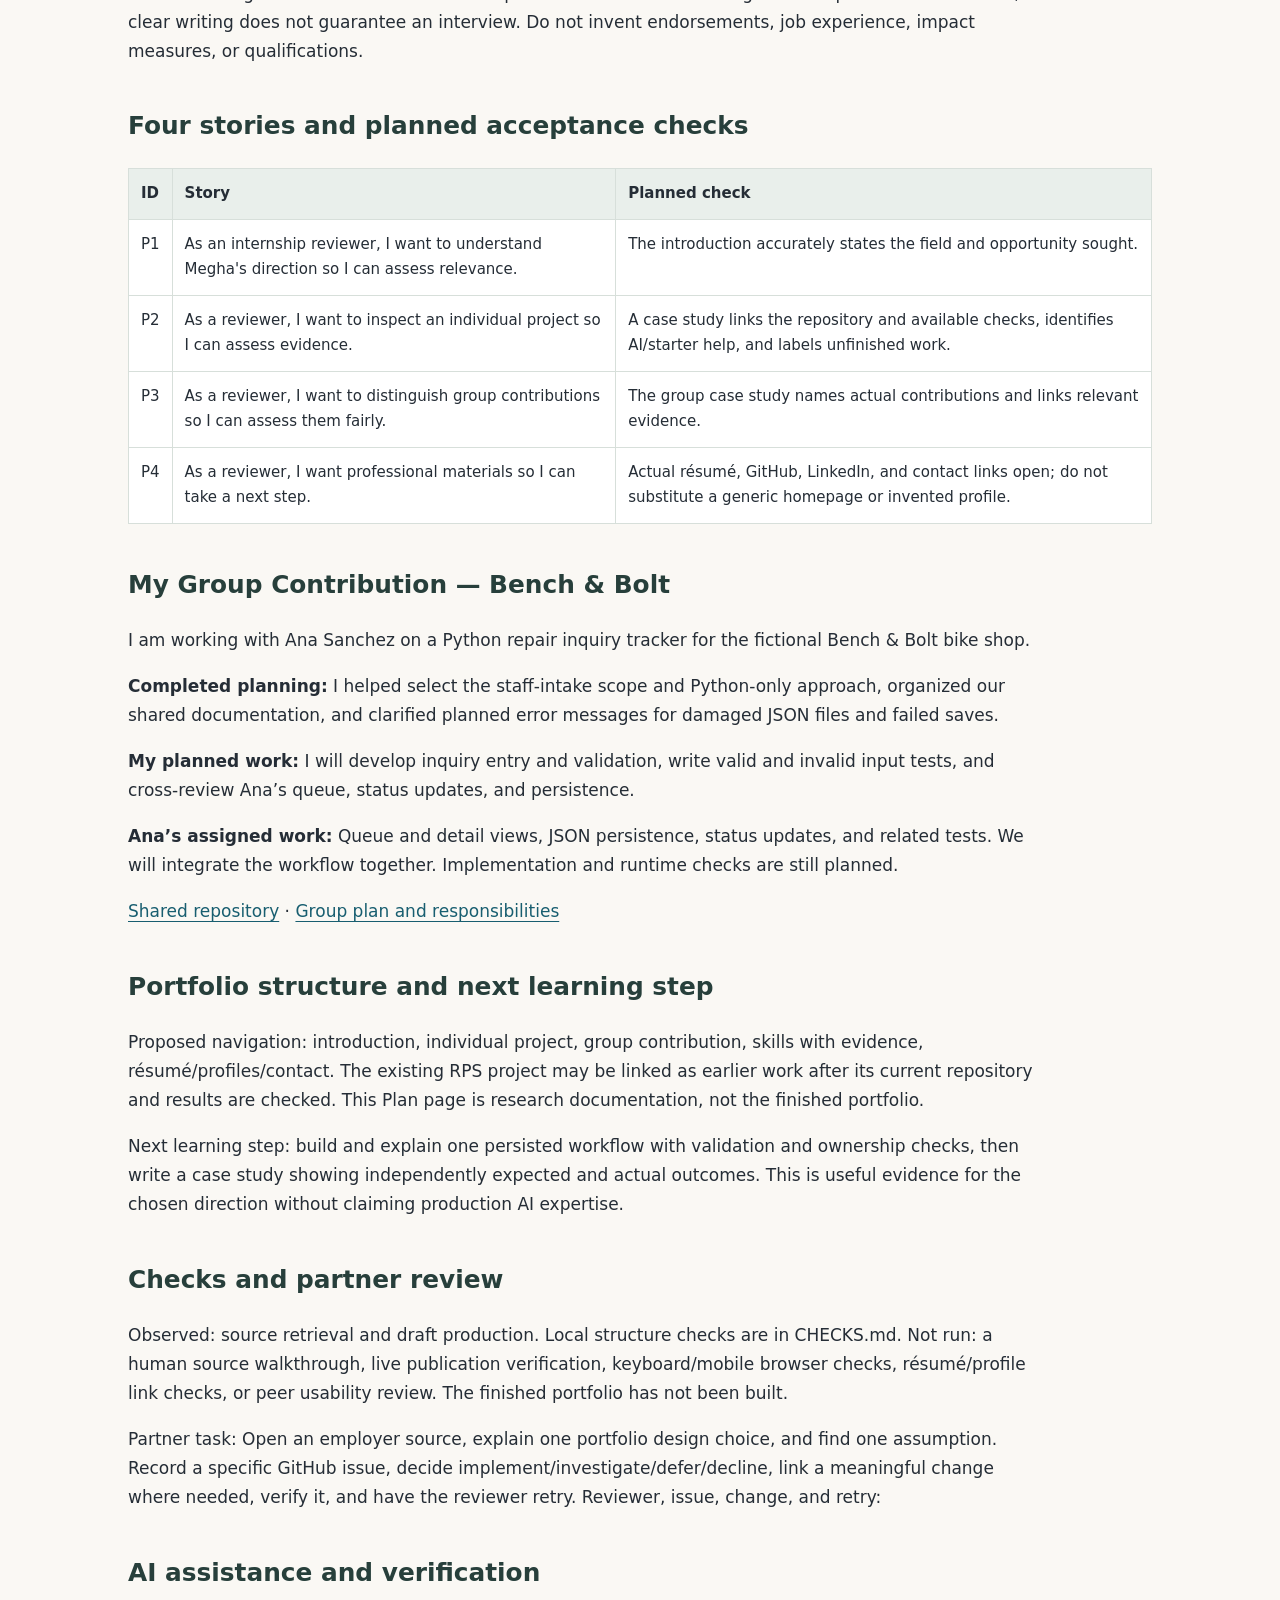
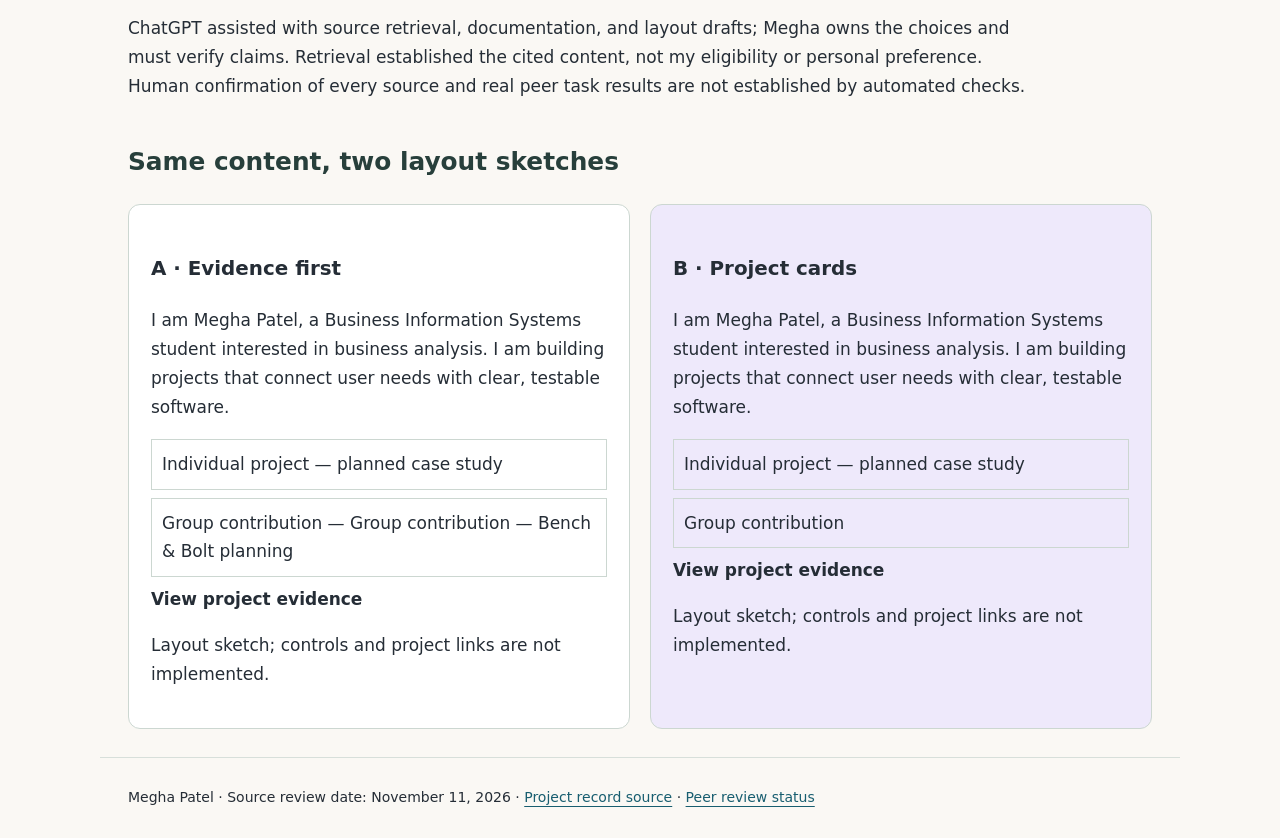
<file: research.html>
<!doctype html><html lang="en"><head><meta charset="utf-8"><meta name="viewport" content="width=device-width,initial-scale=1"><meta name="description" content="Megha Patel's IS218 Plan research, evidence, alternatives, and next checks."><title>Career Research · Megha Patel</title><link rel="stylesheet" href="research.css"></head><body><a href="#content">Skip to content</a><header><p class="eyebrow">Megha Patel / IS218 / Research notebook 01</p><p class="notice">Plan-stage documentation. Future application features and human review are not completed. Both research sites are published and linked below. </p><p><a href="https://github.com/mp2395/is218-portfolio">GitHub repository</a> · <a href="https://mp2395.github.io/is218-creative-project/">Programming research site</a></p><nav aria-label="Research sections"><a href="#question-and-professional-goal">Question and professional goal</a><a href="#employer-evidence">Employer evidence</a><a href="#career-directions-and-public-design-decision">Career directions and public design decision</a><a href="#reader-comparison-and-promise">Reader comparison and promise</a><a href="#brand-and-two-layout-directions">Brand and two layout directions</a><a href="#four-stories-and-planned-acceptance-checks">Four stories and planned acceptance checks</a><a href="#portfolio-structure-and-next-learning-step">Portfolio structure and next learning step</a><a href="#checks-and-partner-review">Checks and partner review</a><a href="#ai-assistance-and-verification">AI assistance and verification</a></nav></header><main id="content"><p><a href="index.html">Portfolio draft / Layout A</a> · <a href="layout-b.html">Layout B</a> · <a href="https://github.com/mp2395/is218-portfolio/blob/main/CHECKS.md">Review 2 checks</a></p><h1 id="career-research-portfolio-plan">Career Research — Portfolio Plan</h1>
<p>Megha Patel · IS218-001 · Review 1: Plan</p>
<p>Status: AI-assisted research and proposed design. Public role evidence is below. The full comparison and draft personal reflection are in a separate private Canvas file, excluded from this repository folder. Review 2 adds a portfolio draft. Source-by-source human review and peer retry are not independently verified in this package.</p>
<h2 id="question-and-professional-goal">Question and professional goal</h2>
<p>What evidence should a BIS student&#x27;s portfolio show for work connecting business needs, software, and AI?</p>
<p>Proposed public goal: pursue business analyst internships while building evidence in requirements, Python, data, testing, and communication. The employer examples are research references, not claims that I qualify for these positions or a measure of hiring demand.</p>
<h2 id="employer-evidence">Employer evidence</h2>
<p>Checked through AI-assisted retrieval on November 11, 2026. Listings can change or close. The Palantir original posting was available through indexed employer-source text; direct opening returned HTTP 403. Direct source access was blocked in the initial review; no new employer re-verification is claimed for Review 2. Other listed employer pages opened successfully through retrieval. No application was submitted.</p>
<div class="table-wrap"><table><thead><tr><th scope="col">Category and original source</th><th scope="col">Public responsibilities relevant to portfolio evidence</th><th scope="col">Implication and limit</th></tr></thead><tbody><tr><td>FDE: <a href="https://jobs.lever.co/palantir/dab396d4-2f14-4796-aac0-0d82883dccf0">Palantir — Forward Deployed Software Engineer, New York</a></td><td>Collaborate on architecture, build customer applications, and work with stakeholders from idea to deployment.</td><td>Show a bounded workflow, explain decisions, and link checks. This experienced role is a future reference; direct source confirmation should be recorded with actual evidence.</td></tr><tr><td>AI technology: <a href="https://job-boards.greenhouse.io/anthropic/jobs/5057647008">Anthropic — Applied AI Engineer, Enterprise</a></td><td>Translate customer needs into solutions, create prototypes/evaluation suites, and advise engineering teams.</td><td>Explain requirements and independently expected checks. This is an experienced role requiring production LLM experience, not an internship recommendation.</td></tr><tr><td>Finance: <a href="https://www.capitalonecareers.com/job/mclean/manager-product-management-ai-ml/1732/97576313600">Capital One — Manager, Product Management – AI/ML, R246569</a></td><td>Understand platform users, solve technical/operational problems, and work with engineering, risk, security, and business teams.</td><td>Show a documented need, tradeoff, and checkable outcome. This is a manager-level research reference in banking.</td></tr></tbody></table></div>
<p>Fact: the descriptions connect technical work to customer or user needs. Interpretation: a portfolio should show decisions and verified results alongside code. Assumption: internship reviewers will find this arrangement useful; peer review can assess clarity, not predict hiring outcomes. A modern title does not establish that the occupation is entirely new: requirements, implementation, and stakeholder communication are established work; LLM evaluations and AI platform constraints add specific technical responsibilities.</p>
<h2 id="career-directions-and-public-design-decision">Career directions and public design decision</h2>
<p>Two directions are being explored: business analysis/product work involving AI, and customer-facing software implementation/FDE work. Proposed portfolio emphasis: understandable business problems, requirements, personal contributions, code, and test evidence. The complete role-by-role eligibility comparison and personal reflection belong in Canvas.</p>
<h2 id="reader-comparison-and-promise">Reader comparison and promise</h2>
<p>Reader A: an internship reviewer who needs a quick account of skills, contribution, and evidence. Reader B: a potential small-business project client who needs workflow examples, scope limits, and a contact route. These are reader hypotheses, not interviews.</p>
<p>Proposed primary reader: the internship reviewer. For this reader, the portfolio makes it easy to see what I built, what I contributed, how it was checked, and how to find my professional materials. A short case study should identify problem → decision → contribution → checked result → limit.</p>
<h2 id="brand-and-two-layout-directions">Brand and two layout directions</h2>
<p>Voice: clear, practical, approachable. Brand character: a learner who explains decisions; a Sage-inspired presentation describes the communication style, not expertise.</p>
<div class="table-wrap"><table><thead><tr><th scope="col">Direction</th><th scope="col">Treatment and actual reference</th><th scope="col">Tradeoff</th></tr></thead><tbody><tr><td>A: Evidence first</td><td>Restrained palette, clear headings, readable column; adapt <a href="https://design-system.service.gov.uk/styles/layout/">GOV.UK layout guidance</a> on responsive layout and line length.</td><td>Supports scanning; less expressive visually.</td></tr><tr><td>B: Project cards</td><td>Soft accent colors and grouped cards; adapt scale, contrast, and grouping described by <a href="https://www.nngroup.com/articles/visual-hierarchy-ux-definition/">NN/g visual hierarchy</a>.</td><td>Can highlight projects; too many competing cards may distract.</td></tr></tbody></table></div>
<p>Design sources checked November 11, 2026. The page&#x27;s layout sketches use the same introduction, project information, and main action. Proposed choice: A, a real peer comparison. Keep B as an alternative rather than build a second portfolio.</p>
<p>Shared introduction for the two sketches: I am Megha Patel, a Business Information Systems student interested in business analysis. I am building projects that connect user needs with clear, testable software. Main action: View project evidence.</p>
<p>Two persuasion choices: show inspectable code/checks to support claims, and explain the reader&#x27;s problem before offering contact. Limits: tests cover specific behavior and do not guarantee production readiness; clear writing does not guarantee an interview. Do not invent endorsements, job experience, impact measures, or qualifications.</p>
<h2 id="four-stories-and-planned-acceptance-checks">Four stories and planned acceptance checks</h2>
<div class="table-wrap"><table><thead><tr><th scope="col">ID</th><th scope="col">Story</th><th scope="col">Planned check</th></tr></thead><tbody><tr><td>P1</td><td>As an internship reviewer, I want to understand Megha&#x27;s direction so I can assess relevance.</td><td>The introduction accurately states the field and opportunity sought.</td></tr><tr><td>P2</td><td>As a reviewer, I want to inspect an individual project so I can assess evidence.</td><td>A case study links the repository and available checks, identifies AI/starter help, and labels unfinished work.</td></tr><tr><td>P3</td><td>As a reviewer, I want to distinguish group contributions so I can assess them fairly.</td><td>The group case study names actual contributions and links relevant evidence.</td></tr><tr><td>P4</td><td>As a reviewer, I want professional materials so I can take a next step.</td><td>Actual résumé, GitHub, LinkedIn, and contact links open; do not substitute a generic homepage or invented profile.</td></tr></tbody></table></div>
<h2 id="group-contribution">My Group Contribution — Bench &amp; Bolt</h2>

<p>I am working with Ana Sanchez on a Python repair inquiry
tracker for the fictional Bench &amp; Bolt bike shop.</p>

<p><strong>Completed planning:</strong> I helped select the
staff-intake scope and Python-only approach, organized our
shared documentation, and clarified planned error messages
for damaged JSON files and failed saves.</p>

<p><strong>My planned work:</strong> I will develop inquiry
entry and validation, write valid and invalid input tests,
and cross-review Ana’s queue, status updates, and persistence.</p>

<p><strong>Ana’s assigned work:</strong> Queue and detail views,
JSON persistence, status updates, and related tests. We will
integrate the workflow together. Implementation and runtime
checks are still planned.</p>

<p>
<a href="https://github.com/mp2395/is218-bench-and-bolt">Shared repository</a>
 ·
<a href="https://github.com/mp2395/is218-bench-and-bolt/blob/main/SPEC.md">Group plan and responsibilities</a>
</p><h2 id="portfolio-structure-and-next-learning-step">Portfolio structure and next learning step</h2>
<p>Proposed navigation: introduction, individual project, group contribution, skills with evidence, résumé/profiles/contact. The existing RPS project may be linked as earlier work after its current repository and results are checked. This Plan page is research documentation, not the finished portfolio.</p>
<p>Next learning step: build and explain one persisted workflow with validation and ownership checks, then write a case study showing independently expected and actual outcomes. This is useful evidence for the chosen direction without claiming production AI expertise.</p>
<h2 id="checks-and-partner-review">Checks and partner review</h2>
<p>Observed: source retrieval and draft production. Local structure checks are in CHECKS.md. Not run: a human source walkthrough, live publication verification, keyboard/mobile browser checks, résumé/profile link checks, or peer usability review. The finished portfolio has not been built.</p>
<p>Partner task: Open an employer source, explain one portfolio design choice, and find one assumption. Record a specific GitHub issue, decide implement/investigate/defer/decline, link a meaningful change where needed, verify it, and have the reviewer retry. Reviewer, issue, change, and retry:</p>
<h2 id="ai-assistance-and-verification">AI assistance and verification</h2>
<p>ChatGPT assisted with source retrieval, documentation, and layout drafts; Megha owns the choices and must verify claims. Retrieval established the cited content, not my eligibility or personal preference. Human confirmation of every source and real peer task results are not established by automated checks. </p><h2 id="layout-sketches">Same content, two layout sketches</h2><div class="sketches"><article class="mock "><h3>A · Evidence first</h3><p>I am Megha Patel, a Business Information Systems student interested in business analysis. I am building projects that connect user needs with clear, testable software.</p><span>Individual project — planned case study</span><span>Group contribution — Group contribution — Bench &amp; Bolt planning</span><strong>View project evidence</strong><p>Layout sketch; controls and project links are not implemented.</p></article><article class="mock b"><h3>B · Project cards</h3><p>I am Megha Patel, a Business Information Systems student interested in business analysis. I am building projects that connect user needs with clear, testable software.</p><span>Individual project — planned case study</span><span>Group contribution </span><strong>View project evidence</strong><p>Layout sketch; controls and project links are not implemented.</p></article></div></main><footer>Megha Patel · Source review date: November 11, 2026 · <a href="https://github.com/mp2395/is218-portfolio/blob/main/PORTFOLIO-PLAN.md">Project record source</a> · <a href="https://github.com/mp2395/is218-portfolio/blob/main/PEER-REVIEW.md">Peer review status</a></footer></body></html>
</file>
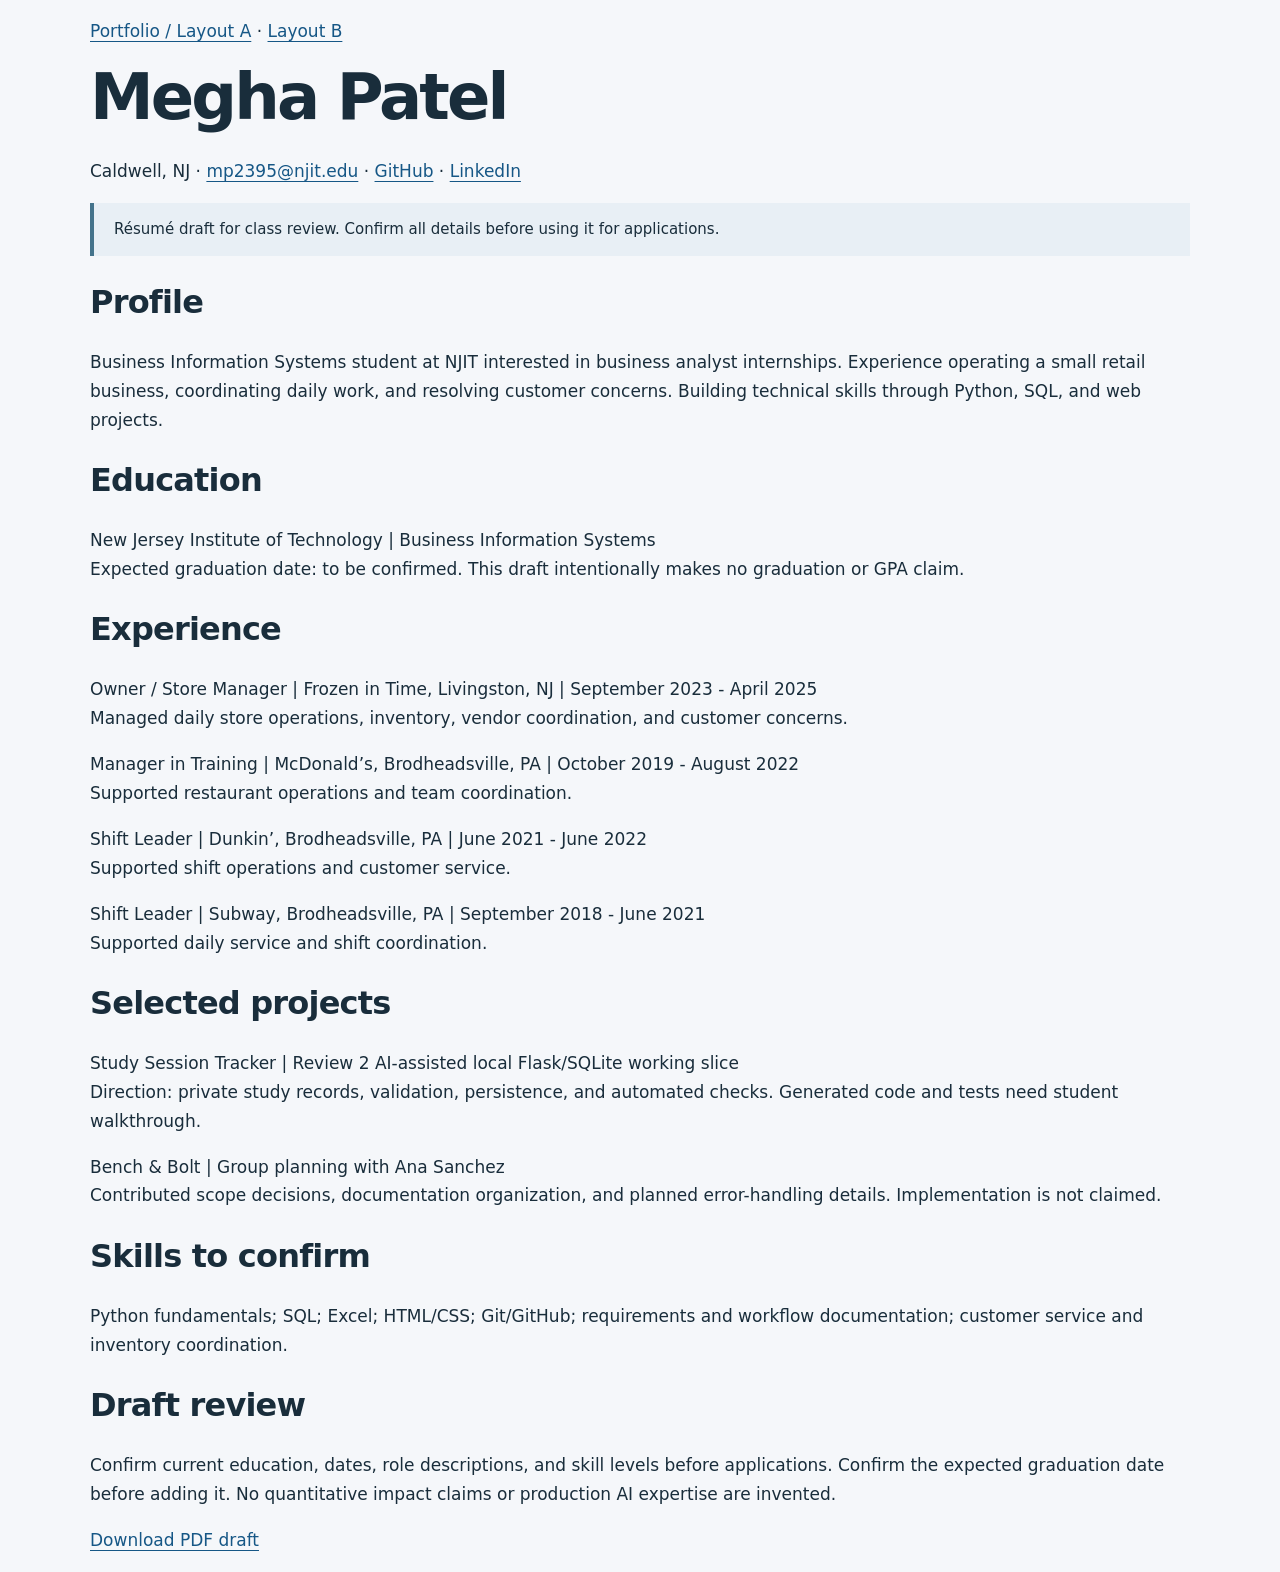
<file: resume.html>
<!doctype html><html lang="en"><head><meta charset="utf-8"><meta name="viewport" content="width=device-width,initial-scale=1"><title>Megha Patel · Résumé draft</title><link rel="stylesheet" href="style.css"></head><body><main class="shell"><p><a href="index.html">Portfolio / Layout A</a> · <a href="layout-b.html">Layout B</a></p><h1>Megha Patel</h1><p>Caldwell, NJ · <a href="mailto:mp2395@njit.edu">mp2395@njit.edu</a> · <a href="https://github.com/mp2395">GitHub</a> · <a href="https://www.linkedin.com/in/megha-patel1234/">LinkedIn</a></p><p class="notice">Résumé draft for class review. Confirm all details before using it for applications.</p><h2>Profile</h2><p>Business Information Systems student at NJIT interested in business analyst internships. Experience operating a small retail business, coordinating daily work, and resolving customer concerns. Building technical skills through Python, SQL, and web projects.</p><h2>Education</h2><p>New Jersey Institute of Technology | Business Information Systems<br>Expected graduation date: to be confirmed. This draft intentionally makes no graduation or GPA claim.</p><h2>Experience</h2><p>Owner / Store Manager | Frozen in Time, Livingston, NJ | September 2023 - April 2025<br>Managed daily store operations, inventory, vendor coordination, and customer concerns.</p><p>Manager in Training | McDonald’s, Brodheadsville, PA | October 2019 - August 2022<br>Supported restaurant operations and team coordination.</p><p>Shift Leader | Dunkin’, Brodheadsville, PA | June 2021 - June 2022<br>Supported shift operations and customer service.</p><p>Shift Leader | Subway, Brodheadsville, PA | September 2018 - June 2021<br>Supported daily service and shift coordination.</p><h2>Selected projects</h2><p>Study Session Tracker | Review 2 AI-assisted local Flask/SQLite working slice<br>Direction: private study records, validation, persistence, and automated checks. Generated code and tests need student walkthrough.</p><p>Bench &amp; Bolt | Group planning with Ana Sanchez<br>Contributed scope decisions, documentation organization, and planned error-handling details. Implementation is not claimed.</p><h2>Skills to confirm</h2><p>Python fundamentals; SQL; Excel; HTML/CSS; Git/GitHub; requirements and workflow documentation; customer service and inventory coordination.</p><h2>Draft review</h2><p>Confirm current education, dates, role descriptions, and skill levels before applications. Confirm the expected graduation date before adding it. No quantitative impact claims or production AI expertise are invented.</p><p><a href="Megha_Patel_Resume_Draft.pdf">Download PDF draft</a></p></main></body></html>
</file>
<file: style.css>
*{box-sizing:border-box}html{scroll-behavior:smooth}body{margin:0;background:#f5f7fa;color:#192d3b;font:17px/1.7 system-ui,sans-serif}a{color:#165786;text-underline-offset:4px}a:focus-visible,button:focus-visible{outline:3px solid #a84912;outline-offset:4px}.skip{position:absolute;left:-9999px}.skip:focus{left:20px;top:10px;background:white;padding:10px;z-index:5}.shell{max-width:1160px;margin:auto;padding:0 30px}header{display:flex;justify-content:space-between;gap:25px;align-items:center;padding:28px 0;border-bottom:1px solid #cfdae3}.name{font-weight:750;text-decoration:none;color:#192d3b}nav{display:flex;gap:20px;flex-wrap:wrap}.eyebrow{font-size:14px;letter-spacing:.14em;text-transform:uppercase;color:#416579;font-weight:650}.hero{padding:65px 0 50px;max-width:900px}h1{font-size:clamp(2.6rem,5vw,4.7rem);line-height:1.08;letter-spacing:-.045em;margin:10px 0 25px}h2{font-size:2rem;line-height:1.2;letter-spacing:-.025em}h3{font-size:1.45rem;line-height:1.3}.lead{font-size:22px;max-width:720px}.actions{display:flex;gap:15px;flex-wrap:wrap;margin:25px 0}.button{display:inline-block;background:#1d526e;color:white;text-decoration:none;padding:12px 20px;border-radius:6px;font-weight:600}.button.light{background:#e1eaf1;color:#123c55}section{padding:36px 0;border-top:1px solid #cfdae3;scroll-margin-top:20px}.projects{display:grid;gap:24px}.project{background:white;padding:30px;border:1px solid #d4dfe8;border-radius:10px}.project h3{margin:8px 0 16px}.project p{max-width:80ch}.label{font-size:14px;font-weight:650;color:#456174}.status{background:#e9f0f6;color:#244b64;display:inline-block;padding:4px 10px;border-radius:5px;font-size:14px}.meta{font-size:14px;color:#49616e}.resources{display:grid;grid-template-columns:1fr 1fr;gap:25px}.resource{padding:24px;background:#e6edf3;border-radius:10px}.resource ul{padding-left:23px}footer{padding:35px 0;border-top:1px solid #cfdae3;font-size:14px}.notice{border-left:4px solid #44738b;padding:14px 20px;background:#e8eff5;font-size:15px}.layout-b{background:#f5f1fc}.layout-b .hero{max-width:100%;display:grid;grid-template-columns:1.2fr 1fr;gap:35px;align-items:start}.layout-b .hero-copy{grid-column:1}.layout-b .hero-actions{grid-column:2;background:#e7def5;padding:24px;border-radius:14px}.layout-b .projects{grid-template-columns:1fr 1fr}.layout-b .project{border-top:5px solid #7f5bb0}.layout-b .button{background:#62418a}.layout-b .button.light{background:#e7def5;color:#422461}.layout-b h1{font-size:clamp(2.5rem,4.7vw,4.1rem)}.layout-b .resource{background:#e7def5}.layout-b .status{background:#eee7f7;color:#563a78}.layout-b .notice{background:#eee7f7;border-color:#7f5bb0}@media(max-width:760px){.shell{padding:0 20px}header{flex-direction:column;align-items:flex-start}nav{gap:14px}.hero{padding:40px 0}.resources,.layout-b .projects,.layout-b .hero{grid-template-columns:1fr}.layout-b .hero-actions{grid-column:1}.project{padding:22px}.lead{font-size:20px}}@media(prefers-reduced-motion:reduce){html{scroll-behavior:auto}}@media print{nav,.actions,.notice{display:none}body{background:white}.project{break-inside:avoid}}
</file>
<file: Portfolio_Upload_Files/style.css>
*{box-sizing:border-box}html{scroll-behavior:smooth}body{margin:0;background:#faf8f4;color:#252d36;font:17px/1.7 system-ui,sans-serif}header,main,footer{max-width:1080px;margin:auto;padding:28px}header{padding-top:48px}h1{font-size:clamp(2rem,5vw,3.5rem);line-height:1.12;max-width:850px;color:#273f3b}h2{margin-top:2.5rem;font-size:1.55rem;color:#273f3b}h3{margin-top:1.6rem}a{color:#185e70;text-underline-offset:4px}a:focus-visible{outline:3px solid #ad5b23;outline-offset:4px}nav{display:flex;gap:12px;flex-wrap:wrap}nav a{padding:6px 10px;background:#e9efeb;border-radius:6px}.eyebrow{font-size:12px;font-weight:750;letter-spacing:.17em;text-transform:uppercase}.notice{border-left:4px solid #ad5b23;background:#fff0dd;padding:14px 18px}.table-wrap{overflow-x:auto}table{width:100%;border-collapse:collapse;font-size:15px;background:white}th,td{padding:12px;text-align:left;border:1px solid #d7dfda;vertical-align:top}th{background:#e9efeb}p,li{max-width:85ch}section{scroll-margin-top:20px}footer{border-top:1px solid #d7dfda;font-size:14px}.sketches{display:grid;grid-template-columns:1fr 1fr;gap:20px}.mock{padding:22px;background:#fff;border:1px solid #ccd7d1;border-radius:12px}.mock.b{background:#eee9fb}.mock span{display:block;padding:10px;margin:8px 0;border:1px solid #ccd7d1}.arch{display:grid;gap:12px;max-width:620px}.arch div{background:#e9efeb;border:1px solid #bccfc5;padding:12px;border-radius:7px}.arch small{display:block}svg{max-width:100%;height:auto}@media(max-width:650px){header,main,footer{padding:20px}.sketches{grid-template-columns:1fr}table{min-width:620px}}@media(prefers-reduced-motion:reduce){html{scroll-behavior:auto}}
</file>
<file: research.css>
*{box-sizing:border-box}html{scroll-behavior:smooth}body{margin:0;background:#faf8f4;color:#252d36;font:17px/1.7 system-ui,sans-serif}header,main,footer{max-width:1080px;margin:auto;padding:28px}header{padding-top:48px}h1{font-size:clamp(2rem,5vw,3.5rem);line-height:1.12;max-width:850px;color:#273f3b}h2{margin-top:2.5rem;font-size:1.55rem;color:#273f3b}h3{margin-top:1.6rem}a{color:#185e70;text-underline-offset:4px}a:focus-visible{outline:3px solid #ad5b23;outline-offset:4px}nav{display:flex;gap:12px;flex-wrap:wrap}nav a{padding:6px 10px;background:#e9efeb;border-radius:6px}.eyebrow{font-size:12px;font-weight:750;letter-spacing:.17em;text-transform:uppercase}.notice{border-left:4px solid #ad5b23;background:#fff0dd;padding:14px 18px}.table-wrap{overflow-x:auto}table{width:100%;border-collapse:collapse;font-size:15px;background:white}th,td{padding:12px;text-align:left;border:1px solid #d7dfda;vertical-align:top}th{background:#e9efeb}p,li{max-width:85ch}section{scroll-margin-top:20px}footer{border-top:1px solid #d7dfda;font-size:14px}.sketches{display:grid;grid-template-columns:1fr 1fr;gap:20px}.mock{padding:22px;background:#fff;border:1px solid #ccd7d1;border-radius:12px}.mock.b{background:#eee9fb}.mock span{display:block;padding:10px;margin:8px 0;border:1px solid #ccd7d1}.arch{display:grid;gap:12px;max-width:620px}.arch div{background:#e9efeb;border:1px solid #bccfc5;padding:12px;border-radius:7px}.arch small{display:block}svg{max-width:100%;height:auto}@media(max-width:650px){header,main,footer{padding:20px}.sketches{grid-template-columns:1fr}table{min-width:620px}}@media(prefers-reduced-motion:reduce){html{scroll-behavior:auto}}
</file>
